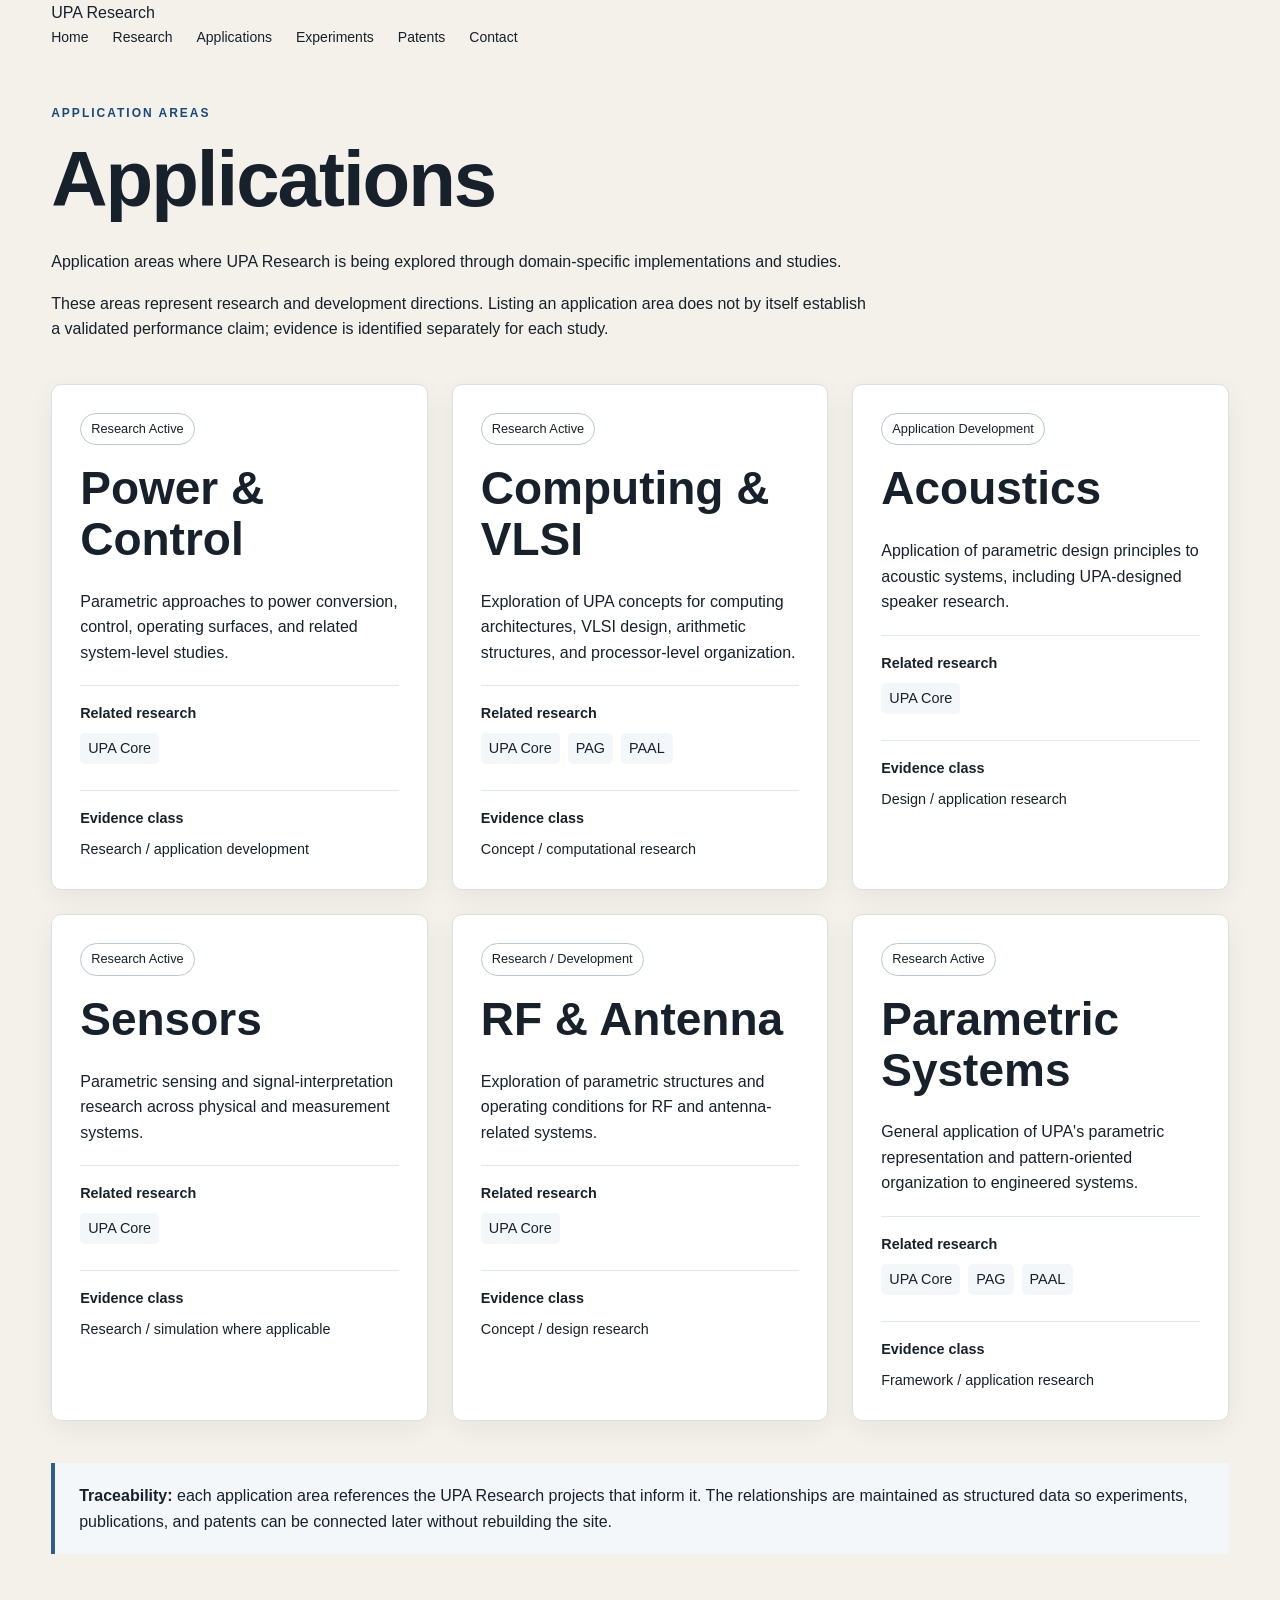
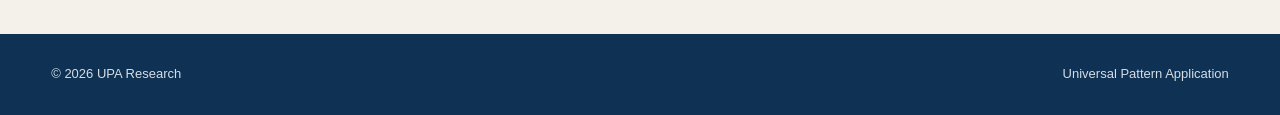
<file: applications/index.html>
<!DOCTYPE html>
<html lang="en">
<head>
    <meta charset="UTF-8">
    <meta name="viewport" content="width=device-width, initial-scale=1.0">
    <meta name="description" content="UPA Research application areas — Power & Control, Computing & VLSI, Acoustics, Sensors, RF & Antenna, and Parametric Systems.">
    <title>Applications — UPA Research</title>
    <link rel="stylesheet" href="../css/style.css">
    <style>
        .applications-page { padding: 56px 0 80px; }
        .applications-intro { max-width: 820px; margin-bottom: 42px; }
        .applications-grid { display: grid; grid-template-columns: repeat(auto-fit, minmax(280px, 1fr)); gap: 24px; }
        .application-card { background: #fff; border: 1px solid #d9e0e7; border-radius: 10px; padding: 28px; box-shadow: 0 8px 24px rgba(15, 35, 55, .06); }
        .application-card h2 { margin-top: 0; }
        .application-meta { font-size: .9rem; color: #5c6b78; margin-bottom: 16px; }
        .application-status { display: inline-block; border: 1px solid #b9c7d4; border-radius: 999px; padding: 5px 10px; font-size: .8rem; margin-bottom: 18px; }
        .application-links { margin-top: 20px; padding-top: 16px; border-top: 1px solid #e3e8ed; font-size: .9rem; }
        .application-links strong { display: block; margin-bottom: 8px; }
        .application-links span { display: inline-block; margin: 0 8px 6px 0; padding: 4px 8px; background: #f4f7fa; border-radius: 5px; }
        .applications-note { margin-top: 42px; padding: 20px 24px; border-left: 4px solid #2f5f86; background: #f4f7fa; }
    </style>
<script src="../js/responsive.js" defer></script>
</head>
<body>
<header>
    <div class="container">
        <a class="brand" href="../index.html">UPA Research</a>
        <nav>
            <a href="../index.html">Home</a>
            <a href="../research/">Research</a>
            <a href="index.html" aria-current="page">Applications</a>
            <a href="../index.html#experiments">Experiments</a>
            <a href="../index.html#patents">Patents</a>
            <a href="../index.html#contact">Contact</a>
        </nav>
    </div>
</header>

<main class="applications-page">
    <div class="container">
        <div class="applications-intro">
            <p class="eyebrow">APPLICATION AREAS</p>
            <h1>Applications</h1>
            <p id="applications-description"></p>
            <p>These areas represent research and development directions. Listing an application area does not by itself establish a validated performance claim; evidence is identified separately for each study.</p>
        </div>

        <section>
            <div id="applications-grid" class="applications-grid"></div>
        </section>

        <div class="applications-note">
            <strong>Traceability:</strong> each application area references the UPA Research projects that inform it. The relationships are maintained as structured data so experiments, publications, and patents can be connected later without rebuilding the site.
        </div>
    </div>
</main>

<footer>
    <div class="container footer-content">
        <span>© 2026 UPA Research</span>
        <span>Universal Pattern Application</span>
    </div>
</footer>

<script>
const researchNames = {
    "upa-core": "UPA Core",
    "pag": "PAG",
    "paal": "PAAL"
};

fetch("../data/applications.json", { cache: "no-store" })
    .then(response => {
        if (!response.ok) throw new Error("Applications data unavailable");
        return response.json();
    })
    .then(data => {
        document.getElementById("applications-description").textContent = data.description || "";
        const grid = document.getElementById("applications-grid");

        data.areas.forEach(area => {
            const card = document.createElement("article");
            card.className = "application-card";

            const research = (area.research || [])
                .map(id => `<span>${researchNames[id] || id}</span>`)
                .join("");

            card.innerHTML = `
                <span class="application-status">${area.status}</span>
                <h2>${area.name}</h2>
                <p>${area.summary}</p>
                <div class="application-links">
                    <strong>Related research</strong>
                    ${research || "<span>Not yet linked</span>"}
                </div>
                <div class="application-links">
                    <strong>Evidence class</strong>
                    ${area.evidence}
                </div>
            `;

            grid.appendChild(card);
        });
    })
    .catch(() => {
        document.getElementById("applications-grid").innerHTML =
            "<p>Applications data is temporarily unavailable.</p>";
    });
</script>
</body>
</html>
</file>
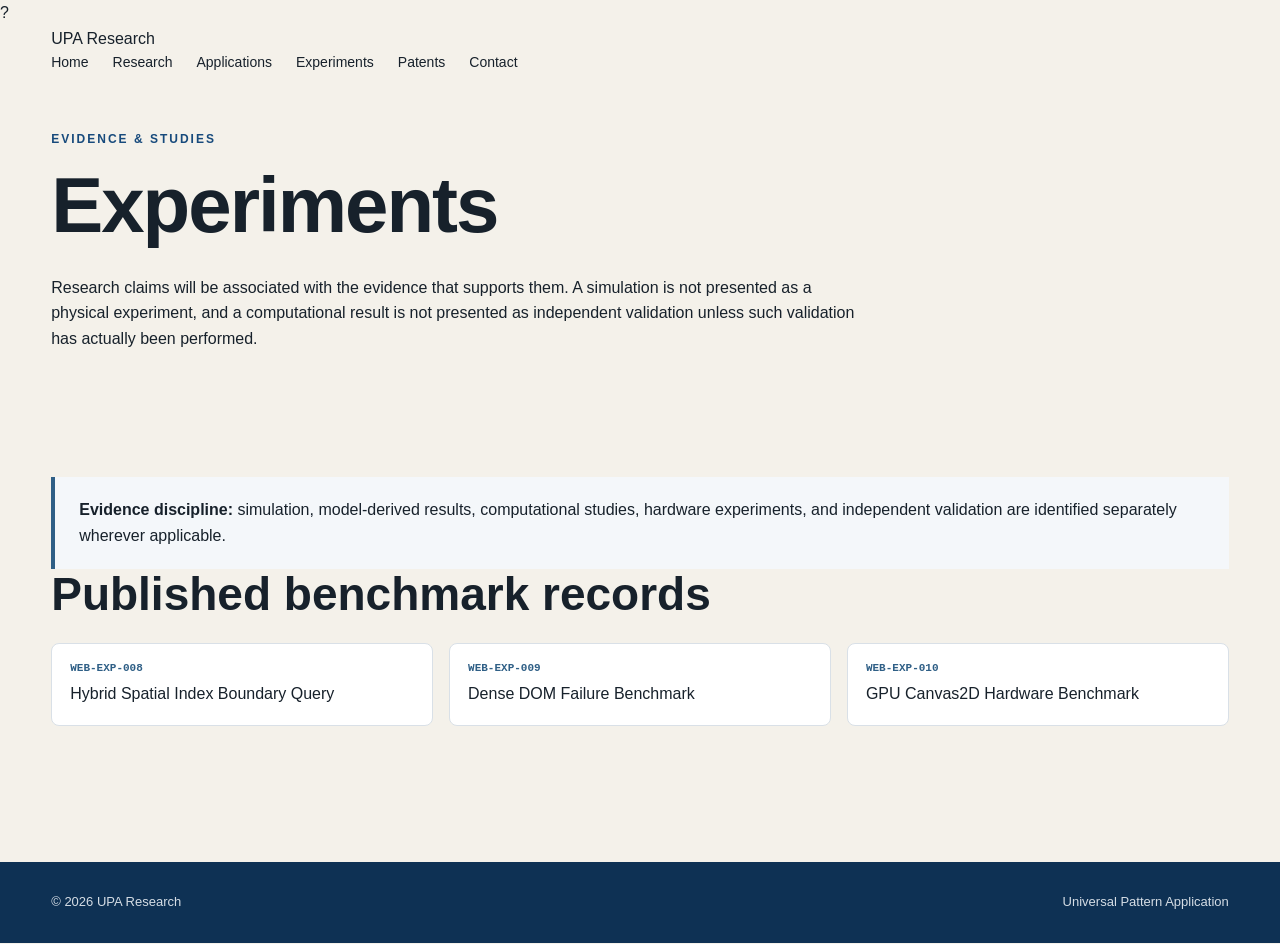
<file: experiments/index.html>
?<!DOCTYPE html>
<html lang="en">
<head>
    <meta charset="UTF-8">
    <meta name="viewport" content="width=device-width, initial-scale=1.0">
    <meta name="description" content="UPA Research experiments �?" simulations, computational studies, and hardware validation.">
    <title>Experiments �?" UPA Research</title>
    <link rel="stylesheet" href="../css/style.css">
    <style>
        .experiments-page { padding: 56px 0 80px; }
        .experiments-intro { max-width: 820px; margin-bottom: 42px; }
        .evidence-grid { display: grid; grid-template-columns: repeat(auto-fit, minmax(280px, 1fr)); gap: 24px; }
        .evidence-card, .record-card { background: #fff; border: 1px solid #d9e0e7; border-radius: 10px; padding: 28px; box-shadow: 0 8px 24px rgba(15, 35, 55, .06); }
        .evidence-card h2, .record-card h2 { margin-top: 0; }
        .evidence-meta, .record-id { font-size: .9rem; color: #5c6b78; margin-bottom: 16px; }
        .record-id { letter-spacing: .04em; }
        .records { margin-top: 42px; display: grid; gap: 24px; }
        .record-meta { display: flex; flex-wrap: wrap; gap: 18px; margin: 12px 0 20px; color: #5c6b78; font-size: .9rem; }
        .record-card h3 { margin-top: 28px; }
        .record-details { display: grid; grid-template-columns: minmax(130px, 180px) 1fr; gap: 8px 16px; margin: 12px 0; }
        .record-details dt { font-weight: 600; color: #465665; }
        .record-details dd { margin: 0; }
        .results-table-wrap { overflow-x: auto; margin-top: 12px; }
        .results-table { width: 100%; border-collapse: collapse; font-size: .9rem; }
        .results-table th, .results-table td { border: 1px solid #d9e0e7; padding: 9px 10px; text-align: right; white-space: nowrap; }
        .results-table th { background: #f4f7fa; color: #465665; }
        .record-interpretation { margin-top: 24px; }
        .record-limitations { margin-top: 22px; padding-top: 18px; border-top: 1px solid #e3e8ed; }
        .record-limitations ul { margin-bottom: 0; }
        .records-empty { margin-top: 42px; padding: 22px 24px; background: #fff; border: 1px dashed #b9c7d4; border-radius: 10px; color: #465665; }
        .evidence-note { margin-top: 42px; padding: 20px 24px; border-left: 4px solid #2f5f86; background: #f4f7fa; }
    .experiment-record-links{padding:0 0 56px}.record-link-grid{display:grid;grid-template-columns:repeat(auto-fit,minmax(240px,1fr));gap:16px}.record-link-grid a{display:block;padding:18px;background:#fff;border:1px solid #d9e0e7;border-radius:8px;text-decoration:none}.record-link-grid strong{display:block;font:600 11px ui-monospace,SFMono-Regular,Consolas,monospace;color:#2f5f86;margin-bottom:7px}.record-link-grid span{color:#17212b}
</style>
<style id="upa-experiment-responsive-metrics">
/* UPA Experiments responsive metric panels v1.0 */

.upa-metric-panel {
    display: grid;
    grid-template-columns: repeat(auto-fit, minmax(150px, 1fr));
    gap: 10px;
    margin: 14px 0 4px;
}

.upa-metric {
    min-width: 0;
    padding: 12px 14px;
    border: 1px solid #d9e0e7;
    background: #f8fafc;
    box-sizing: border-box;
}

.upa-metric-label {
    display: block;
    margin-bottom: 5px;
    font: 600 11px ui-monospace, SFMono-Regular, Consolas, monospace;
    color: #5c6b78;
    text-transform: uppercase;
    letter-spacing: .03em;
    overflow-wrap: anywhere;
}

.upa-metric-value {
    display: block;
    font: 700 20px ui-monospace, SFMono-Regular, Consolas, monospace;
    color: #0b1120;
    line-height: 1.15;
    overflow-wrap: anywhere;
}

.upa-metric-note {
    margin-top: 12px;
    font-size: .85rem;
    color: #5c6b78;
}

@media (max-width: 600px) {
    .upa-metric-panel {
        grid-template-columns: 1fr 1fr;
    }

    .upa-metric {
        padding: 11px 12px;
    }

    .upa-metric-value {
        font-size: 18px;
    }
}

@media (max-width: 380px) {
    .upa-metric-panel {
        grid-template-columns: 1fr;
    }
}
</style>
<style id="upa-experiment-metric-v11">
/* UPA Experiments metric presentation v1.1 */

.upa-result-metrics {
    display: grid;
    grid-template-columns: repeat(auto-fit, minmax(145px, 1fr));
    gap: 12px;
    width: 100%;
    margin: 12px 0 8px;
}

.upa-result-metric {
    min-width: 0;
    box-sizing: border-box;
    padding: 13px 14px;
    border: 1px solid #d9e0e7;
    background: #f8fafc;
}

.upa-result-metric-label {
    display: block;
    margin-bottom: 6px;
    font: 600 10px ui-monospace, SFMono-Regular, Consolas, monospace;
    color: #5c6b78;
    text-transform: uppercase;
    letter-spacing: .03em;
    overflow-wrap: anywhere;
}

.upa-result-metric-value {
    display: block;
    font: 700 20px/1.15 ui-monospace, SFMono-Regular, Consolas, monospace;
    color: #0b1120;
    overflow-wrap: anywhere;
}

.upa-result-note {
    margin: 12px 0 0;
    color: #334155;
}

@media (max-width: 700px) {
    .upa-result-metrics {
        grid-template-columns: repeat(2, minmax(0, 1fr));
        gap: 10px;
    }

    .upa-result-metric {
        padding: 12px;
    }

    .upa-result-metric-value {
        font-size: 18px;
    }
}

@media (max-width: 380px) {
    .upa-result-metrics {
        grid-template-columns: 1fr;
    }
}
</style>
<style id="upa-final-result-dedupe">
/* Hide the obsolete generic result rows below the adaptive metric panels. */
.record-card .upa-result-metrics ~ .record-details {
    display: none;
}
</style>
<style id="upa-final-responsive-exp-v18">
/* UPA final experiment-result cleanup v1.8 */

.record-card .upa-result-metrics {
    width: 100%;
    box-sizing: border-box;
}

.record-card .upa-result-metrics ~ .record-details {
    display: none !important;
}

.upa-result-note {
    overflow-wrap: anywhere;
}

@media (max-width: 700px) {
    .upa-result-metrics {
        grid-template-columns: repeat(2, minmax(0, 1fr)) !important;
    }
}

@media (max-width: 380px) {
    .upa-result-metrics {
        grid-template-columns: 1fr !important;
    }
}
</style>
<script src="../js/responsive.js" defer></script>
</head>
<body>
<header>
    <div class="container">
        <a class="brand" href="../index.html">UPA Research</a>
        <nav>
            <a href="../index.html">Home</a>
            <a href="../research/">Research</a>
            <a href="../applications/">Applications</a>
            <a href="index.html" aria-current="page">Experiments</a>
            <a href="../index.html#patents">Patents</a>
            <a href="../index.html#contact">Contact</a>
        </nav>
    </div>
</header>

<main class="experiments-page">
    <div class="container">
        <div class="experiments-intro">
            <p class="eyebrow">EVIDENCE &amp; STUDIES</p>
            <h1>Experiments</h1>
            <p id="experiments-description"></p>
            <p>Research claims will be associated with the evidence that supports them. A simulation is not presented as a physical experiment, and a computational result is not presented as independent validation unless such validation has actually been performed.</p>
        </div>

        <section>
            <div id="evidence-grid" class="evidence-grid"></div>
        </section>

        <section id="records" class="records"></section>

        <div class="evidence-note">
            <strong>Evidence discipline:</strong> simulation, model-derived results, computational studies, hardware experiments, and independent validation are identified separately wherever applicable.
        </div>
    </div>
<section class="experiment-record-links">
<div class="container">
<h2>Published benchmark records</h2>
<div class="record-link-grid">
<a href="WEB-EXP-008.html"><strong>WEB-EXP-008</strong><span>Hybrid Spatial Index Boundary Query</span></a>
<a href="WEB-EXP-009.html"><strong>WEB-EXP-009</strong><span>Dense DOM Failure Benchmark</span></a>
<a href="WEB-EXP-010.html"><strong>WEB-EXP-010</strong><span>GPU Canvas2D Hardware Benchmark</span></a>
</div>
</div>
</section>
</main>

<footer>
    <div class="container footer-content">
        <span>© 2026 UPA Research</span>
        <span>Universal Pattern Application</span>
    </div>
</footer>

<script>
fetch("../data/experiments.json", { cache: "no-store" })
    .then(response => {
        if (!response.ok) throw new Error("Experiments data unavailable");
        return response.json();
    })
    .then(data => {
        document.getElementById("experiments-description").textContent = data.description || "";

        const grid = document.getElementById("evidence-grid");

        (data.evidence_types || []).forEach(type => {
            const card = document.createElement("article");
            card.className = "evidence-card";
            card.innerHTML = `
                <div class="evidence-meta">Evidence type</div>
                <h2>${type.name || "Evidence type"}</h2>
                <p>${type.description || ""}</p>
            `;
            grid.appendChild(card);
        });

        const records = document.getElementById("records");

        if (!data.records || !data.records.length) {
            records.innerHTML = `
                <div class="records-empty">
                    <strong>No published experiment records yet.</strong>
                    <p>The registry is ready for documented simulations, computational studies, and hardware validation records.</p>
                </div>
            `;
            return;
        }

        function humanizeKey(key) {
            return String(key)
                .replace(/_/g, " ")
                .replace(/\b\w/g, char => char.toUpperCase());
        }

        function formatValue(value) {
            if (value === null || value === undefined || value === "") return "�?"";
            return String(value);
        }

        function renderMethod(method) {
            if (!method || typeof method !== "object") {
                return "<p>�?"</p>";
            }

            return `
                <dl class="record-details">
                    ${Object.entries(method)
                        .map(([key, value]) => `
                            <dt>${humanizeKey(key)}</dt>
                            <dd>${formatValue(value)}</dd>
                        `)
                        .join("")}
                </dl>
            `;
        }

        function renderResults(results) {
            if (!Array.isArray(results) || !results.length) {
                return "<p>�?"</p>";
            }

            // Preserve the wide comparison table for records with a shared schema
            // such as the website HTTP load benchmark.
            const keys = [...new Set(results.flatMap(result => Object.keys(result || {})))];

            if (!keys.length) return "<p>�?"</p>";

            const httpKeys = [
                "concurrent_clients",
                "total_requests",
                "http_200",
                "failures",
                "throughput_req_per_sec",
                "average_latency_sec",
                "maximum_latency_sec"
            ];

            const isHttpBenchmark = httpKeys.every(key => keys.includes(key));

            if (isHttpBenchmark) {
                const labels = {
                    concurrent_clients: "Clients",
                    total_requests: "Requests",
                    http_200: "HTTP 200",
                    failures: "Failures",
                    throughput_req_per_sec: "Req/s",
                    average_latency_sec: "Avg s",
                    maximum_latency_sec: "Max s"
                };

                return `
                    <div class="results-table-wrap">
                        <table class="results-table">
                            <thead>
                                <tr>
                                    ${httpKeys.map(key => `<th>${labels[key]}</th>`).join("")}
                                </tr>
                            </thead>
                            <tbody>
                                ${results.map(result => `
                                    <tr>
                                        ${httpKeys.map(key => `<td>${formatValue(result[key])}</td>`).join("")}
                                    </tr>
                                `).join("")}
                            </tbody>
                        </table>
                    </div>
                `;
            }

            // Generic responsive metric cards for hardware/computational results.
            return `
                <div class="result-metrics">
                    ${results.map((result, index) => `
                        <div class="result-metric-set">
                            ${results.length > 1 ? `<div class="metric-set-label">Result ${index + 1}</div>` : ""}
                            <dl class="record-details">
                                ${Object.entries(result || {})
                                    .map(([key, value]) => `
                                        <dt>${humanizeKey(key)}</dt>
                                        <dd><strong>${formatValue(value)}</strong></dd>
                                    `)
                                    .join("")}
                            </dl>
                        </div>
                    `).join("")}
                </div>
            `;
        }

        data.records.forEach(record => {
            const card = document.createElement("article");
            card.className = "record-card";

            const limitations = (record.limitations || [])
                .map(item => `<li>${item}</li>`)
                .join("");

            const failureWarning = record.falsification_warning
                ? `<div class="falsification-warning"><strong>${record.falsification_warning}</strong></div>`
                : "";

            const benchmarkLinks = record.id === "WEB-EXP-008" || record.id === "WEB-EXP-010"
                ? `
                    <div class="record-data-links">
                        <strong>Published result exports:</strong>
                        <a href="../data/benchmarks/${record.id}.json">JSON</a>
                        <a href="../data/benchmarks/${record.id}.csv">CSV</a>
                        <span>These are published result values, not raw execution logs.</span>
                    </div>
                `
                : "";

            card.innerHTML = `
                <div class="record-id">${record.id || "Experiment"}</div>
                <h2>${record.title || "Untitled experiment"}</h2>

                <div class="record-meta">
                    <span><strong>Type:</strong> ${record.type || "�?""}</span>
                    <span><strong>Status:</strong> ${record.status || "�?""}</span>
                    <span><strong>Date:</strong> ${record.date || "�?""}</span>
                    <span><strong>Evidence:</strong> ${record.evidence_class || "�?""}</span>
                </div>

                <p>${record.description || ""}</p>

                <h3>Method</h3>
                ${renderMethod(record.method)}

                <h3>Observed results</h3>
                ${renderResults(record.results)}

                ${failureWarning}

                <p class="record-interpretation">
                    <strong>Interpretation:</strong> ${record.interpretation || "�?""}
                </p>

                <div class="record-limitations">
                    <h3>Limitations</h3>
                    <ul>${limitations}</ul>
                </div>

                ${benchmarkLinks}
            `;

            records.appendChild(card);
        });
    })
    .catch(() => {
        document.getElementById("evidence-grid").innerHTML =
            "<p>Experiments data is temporarily unavailable.</p>";
    });
</script>
<script id="upa-experiment-responsive-metrics-script">
// UPA Experiments responsive metric panels v1.0

(function () {
    const records = {
        "WEB-EXP-008": {
            title: "Hybrid Spatial Index Boundary Query Benchmark",
            metrics: [
                ["Candidate count", "100,000"],
                ["Boundary query", "0.481 ms"],
                ["Operating window", "K in [32, 256]"],
                ["PRNG", "Mulberry32"],
                ["Seed", "424242"]
            ],
            note: "Observed benchmark result under the stated test conditions."
        },

        "WEB-EXP-009": {
            title: "Dense DOM Spatial Distribution Failure Benchmark",
            metrics: [
                ["Frame delta", "161.01 ms"],
                ["Frame rate", "6.2 FPS"],
                ["Jank", "76.2%"]
            ],
            note: "Documented failure retained as negative evidence; it should not be generalized to every DOM workload."
        },

        "WEB-EXP-010": {
            title: "GPU Canvas2D Hardware Blitting Virtualizer Benchmark",
            metrics: [
                ["Frame delta", "16.67 ms"],
                ["Frame rate", "60.0 FPS"],
                ["Spatial query", "0.897 ms"],
                ["Severe jank", "0 ms"]
            ],
            note: "Observed benchmark result under the stated Canvas2D hardware-blitting test conditions."
        }
    };

    function findRecordContainer(id) {
        const nodes = document.querySelectorAll("main *");

        for (const node of nodes) {
            if (node.children.length === 0 &&
                node.textContent.trim().indexOf(id) !== -1) {

                let current = node;

                for (let level = 0; level < 8 && current; level++) {
                    if (
                        current.querySelector &&
                        current.querySelector(".results-table-wrap")
                    ) {
                        return current;
                    }

                    current = current.parentElement;
                }
            }
        }

        return null;
    }

    function makeMetricPanel(record) {
        const panel = document.createElement("div");
        panel.className = "upa-metric-panel";
        panel.setAttribute("role", "list");

        record.metrics.forEach(function (item) {
            const box = document.createElement("div");
            box.className = "upa-metric";
            box.setAttribute("role", "listitem");

            const label = document.createElement("span");
            label.className = "upa-metric-label";
            label.textContent = item[0];

            const value = document.createElement("span");
            value.className = "upa-metric-value";
            value.textContent = item[1];

            box.appendChild(label);
            box.appendChild(value);
            panel.appendChild(box);
        });

        const note = document.createElement("div");
        note.className = "upa-metric-note";
        note.textContent = record.note;

        return { panel: panel, note: note };
    }

    function applyRecord(id, record) {
        const container = findRecordContainer(id);

        if (!container || container.dataset.upaMetricsApplied === "1") {
            return !!container;
        }

        const table = container.querySelector(".results-table-wrap");

        if (!table) {
            return false;
        }

        const built = makeMetricPanel(record);
        table.replaceWith(built.panel);

        built.panel.insertAdjacentElement("afterend", built.note);

        container.dataset.upaMetricsApplied = "1";
        return true;
    }

    function applyAll() {
        let changed = false;

        Object.keys(records).forEach(function (id) {
            if (applyRecord(id, records[id])) {
                changed = true;
            }
        });

        return changed;
    }

    function run() {
        applyAll();

        // The page loads experiment records from JSON. Re-check briefly
        // until those records have been rendered.
        let attempts = 0;

        const timer = setInterval(function () {
            attempts += 1;
            applyAll();

            if (attempts >= 30) {
                clearInterval(timer);
            }
        }, 200);
    }

    window.addEventListener("load", run);
})();
</script>
<script id="upa-experiment-metric-v11-script">
/* UPA Experiments metric presentation v1.1 */

(function () {
    const records = {
        "WEB-EXP-008": {
            metrics: [
                ["Candidate count", "100,000"],
                ["Boundary query", "0.481 ms"],
                ["Operating window", "K in [32, 256]"],
                ["PRNG", "Mulberry32"],
                ["Seed", "424242"]
            ],
            note: "Published benchmark result. The result supports the sub-tree-promotion hypothesis under the tested conditions."
        },

        "WEB-EXP-009": {
            metrics: [
                ["Frame delta", "161.01 ms"],
                ["Frame rate", "6.2 FPS"],
                ["Jank", "76.2%"]
            ],
            note: "Documented failure retained as negative evidence. It describes the tested dense DOM workload and is not generalized to all DOM workloads."
        },

        "WEB-EXP-010": {
            metrics: [
                ["Frame delta", "16.67 ms"],
                ["Frame rate", "60.0 FPS"],
                ["Spatial query", "0.897 ms"],
                ["Severe jank", "0 ms"]
            ],
            note: "Published hardware benchmark result under the stated Canvas2D blitting test conditions."
        }
    };

    function findCard(id) {
        const elements = document.querySelectorAll("main *");

        for (const el of elements) {
            if (el.children.length === 0 && el.textContent.trim() === id) {
                let card = el.closest(".record-card");
                if (card) {
                    return card;
                }

                card = el.parentElement;
                for (let i = 0; i < 8 && card; i++, card = card.parentElement) {
                    if (card.classList && card.classList.contains("record-card")) {
                        return card;
                    }
                }
            }
        }

        return null;
    }

    function findHeading(card, text) {
        return Array.from(card.querySelectorAll("h2,h3,h4")).find(function (heading) {
            return heading.textContent.trim().toLowerCase() === text.toLowerCase();
        });
    }

    function buildMetrics(record) {
        const wrap = document.createElement("div");
        wrap.className = "upa-result-metrics";
        wrap.setAttribute("role", "list");

        record.metrics.forEach(function (item) {
            const metric = document.createElement("div");
            metric.className = "upa-result-metric";
            metric.setAttribute("role", "listitem");

            const label = document.createElement("span");
            label.className = "upa-result-metric-label";
            label.textContent = item[0];

            const value = document.createElement("span");
            value.className = "upa-result-metric-value";
            value.textContent = item[1];

            metric.appendChild(label);
            metric.appendChild(value);
            wrap.appendChild(metric);
        });

        const note = document.createElement("p");
        note.className = "upa-result-note";
        note.textContent = record.note;

        const fragment = document.createDocumentFragment();
        fragment.appendChild(wrap);
        fragment.appendChild(note);
        return fragment;
    }

    function replaceObservedResults(id, record) {
        const card = findCard(id);
        if (!card || card.dataset.upaMetricV11 === "1") {
            return;
        }

        const heading = findHeading(card, "Observed results");
        if (!heading) {
            return;
        }

        // The experiment renderer places the result details immediately after
        // the heading. Remove only that generic result block.
        let next = heading.nextElementSibling;

        if (next && (
            next.classList.contains("record-details") ||
            next.classList.contains("results-table-wrap") ||
            next.classList.contains("results-table")
        )) {
            next.remove();
        }

        // Remove an immediately following generic interpretation duplicate
        // only when it is a standalone duplicate of the result block.
        const fragment = buildMetrics(record);
        heading.insertAdjacentElement("afterend", document.createElement("span"));
        const marker = heading.nextElementSibling;
        marker.replaceWith(fragment);

        card.dataset.upaMetricV11 = "1";
    }

    function apply() {
        Object.keys(records).forEach(function (id) {
            replaceObservedResults(id, records[id]);
        });
    }

    function start() {
        apply();

        let attempts = 0;
        const timer = setInterval(function () {
            apply();
            attempts += 1;

            if (attempts >= 40) {
                clearInterval(timer);
            }
        }, 150);
    }

    window.addEventListener("load", start);
})();
</script>
</body>
</html>
</file>
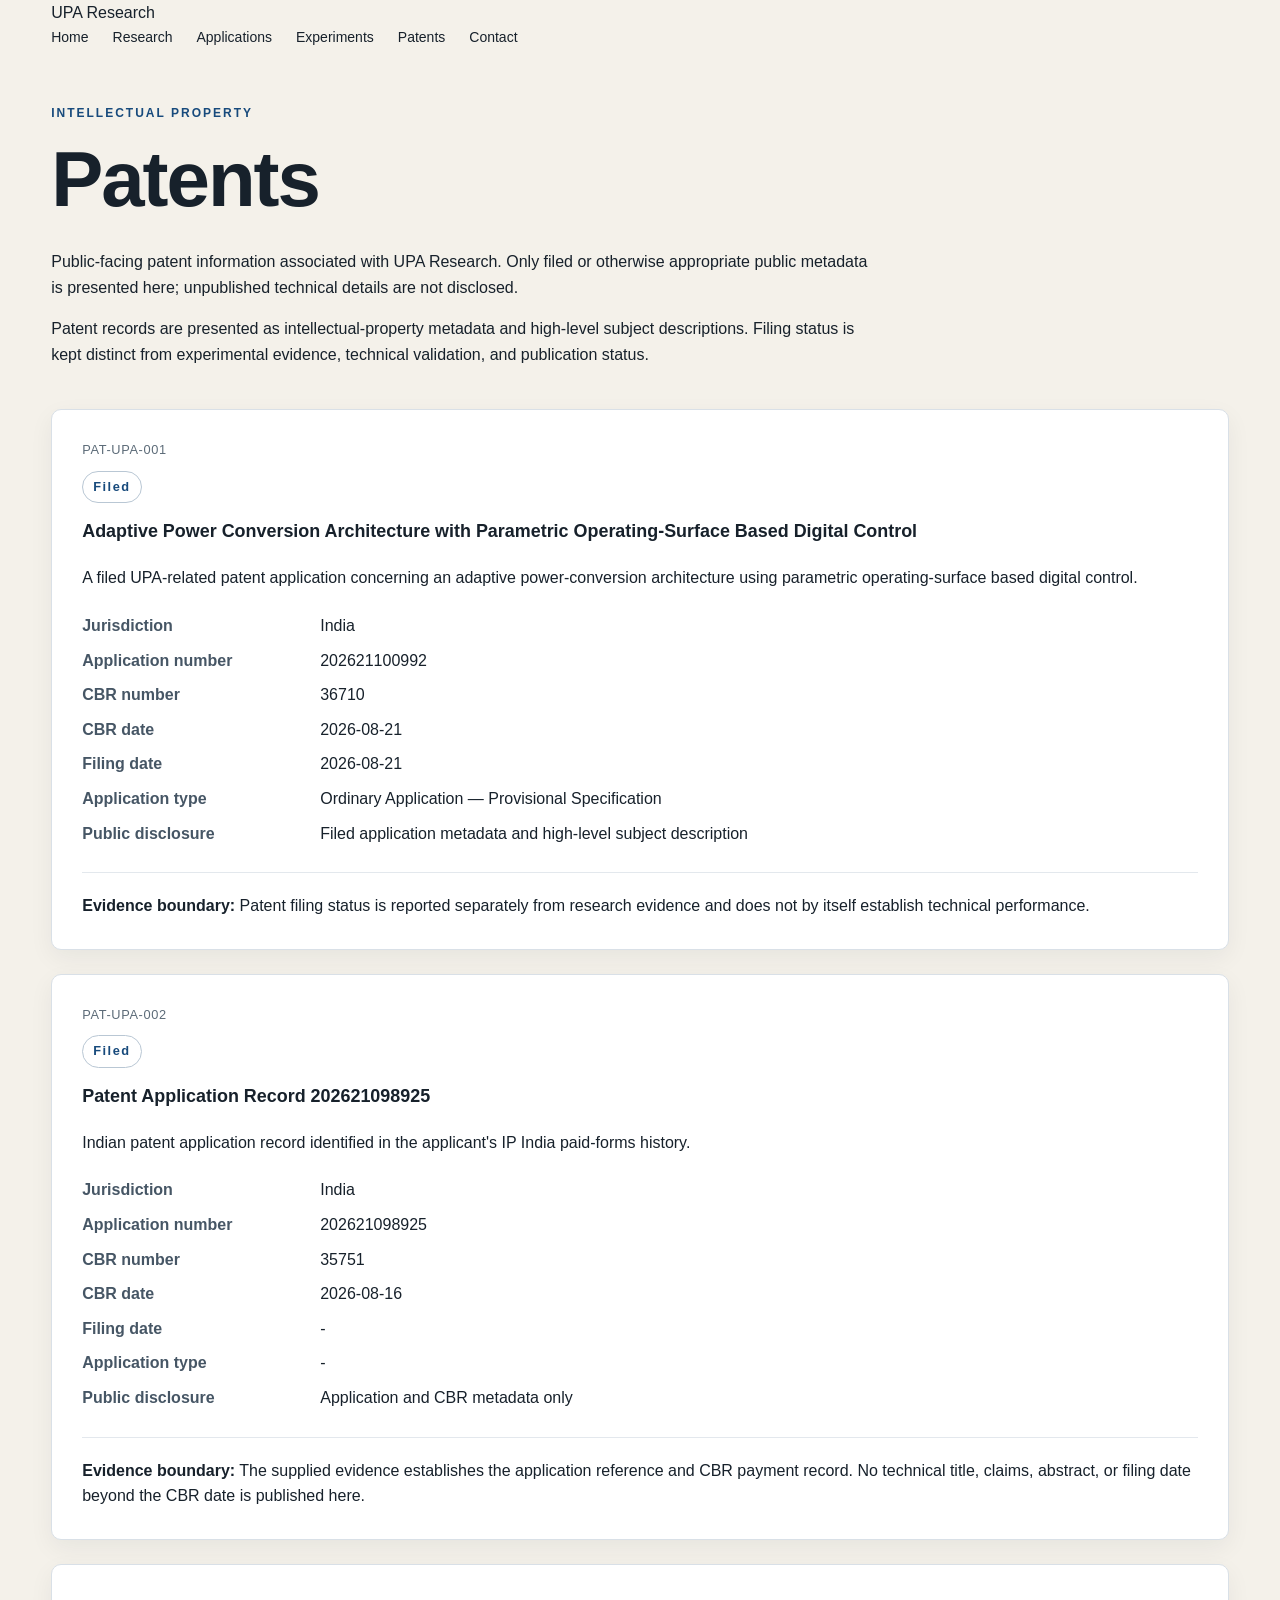
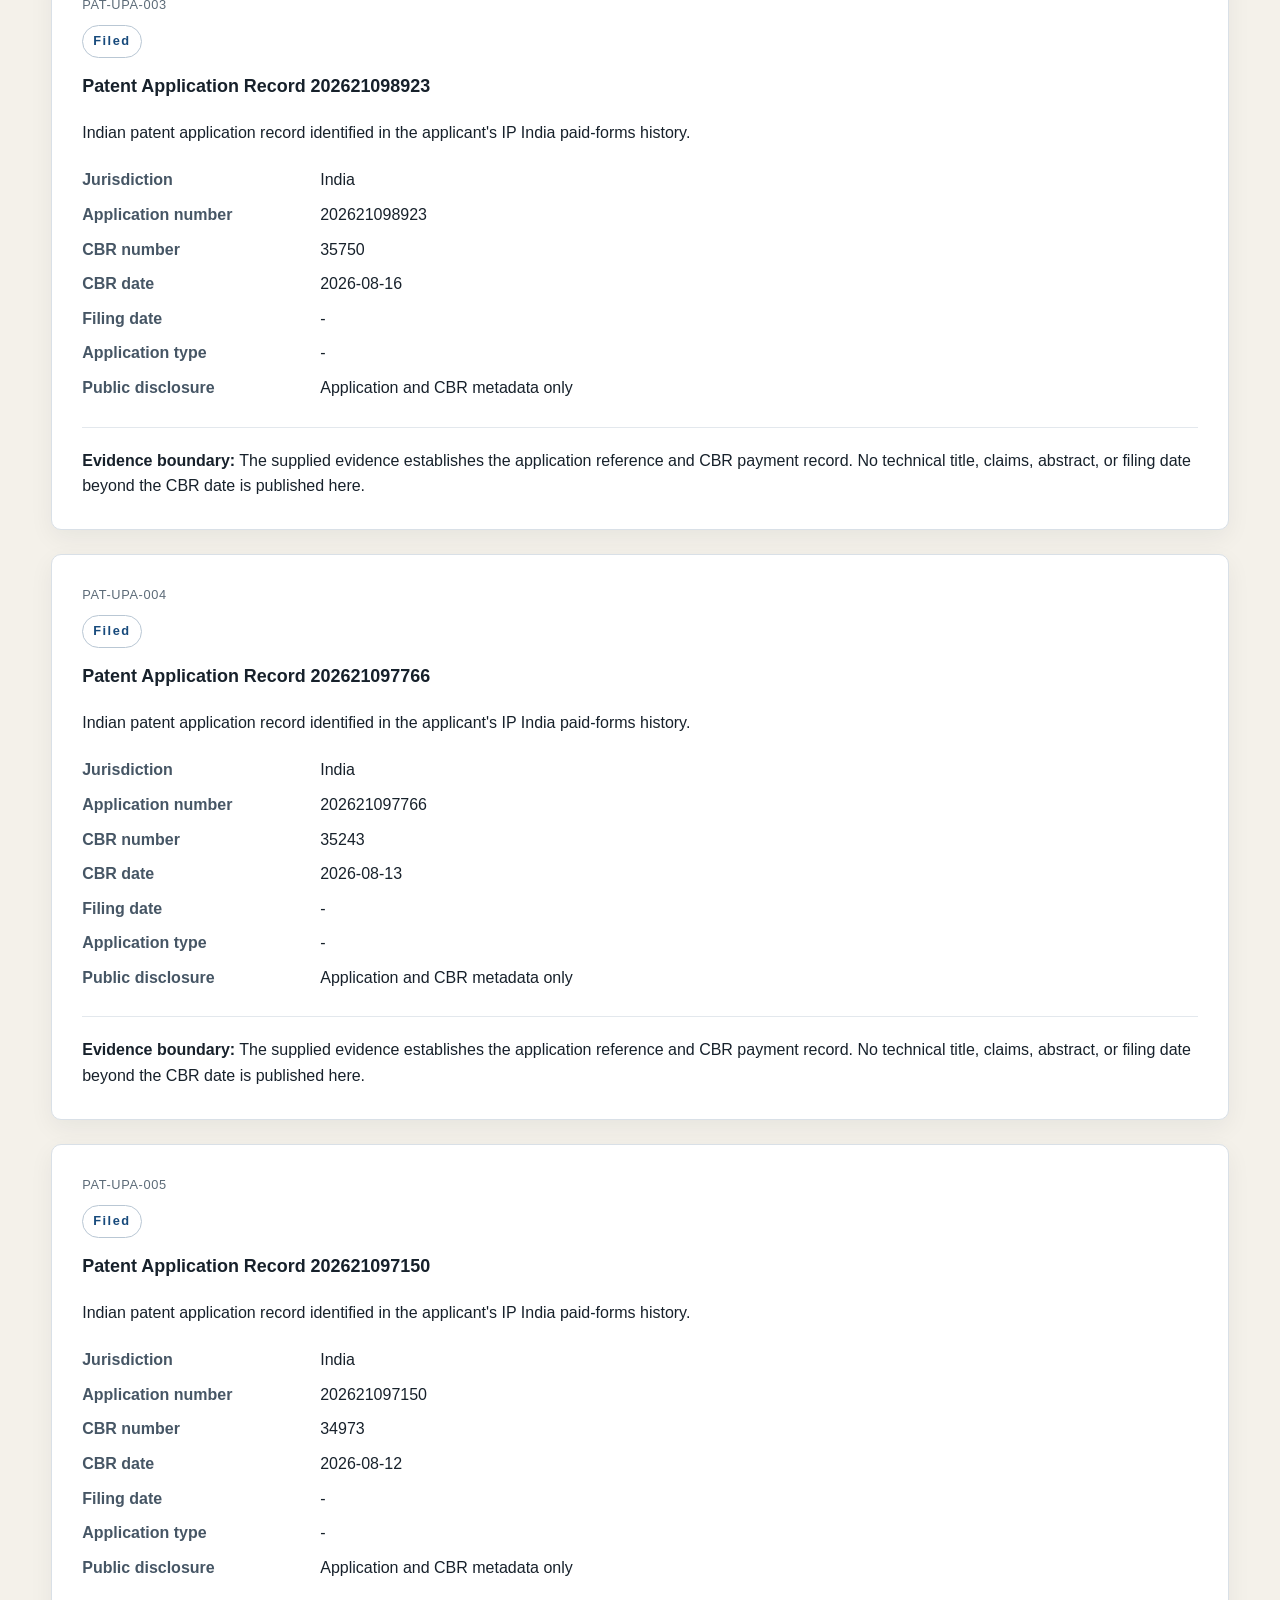
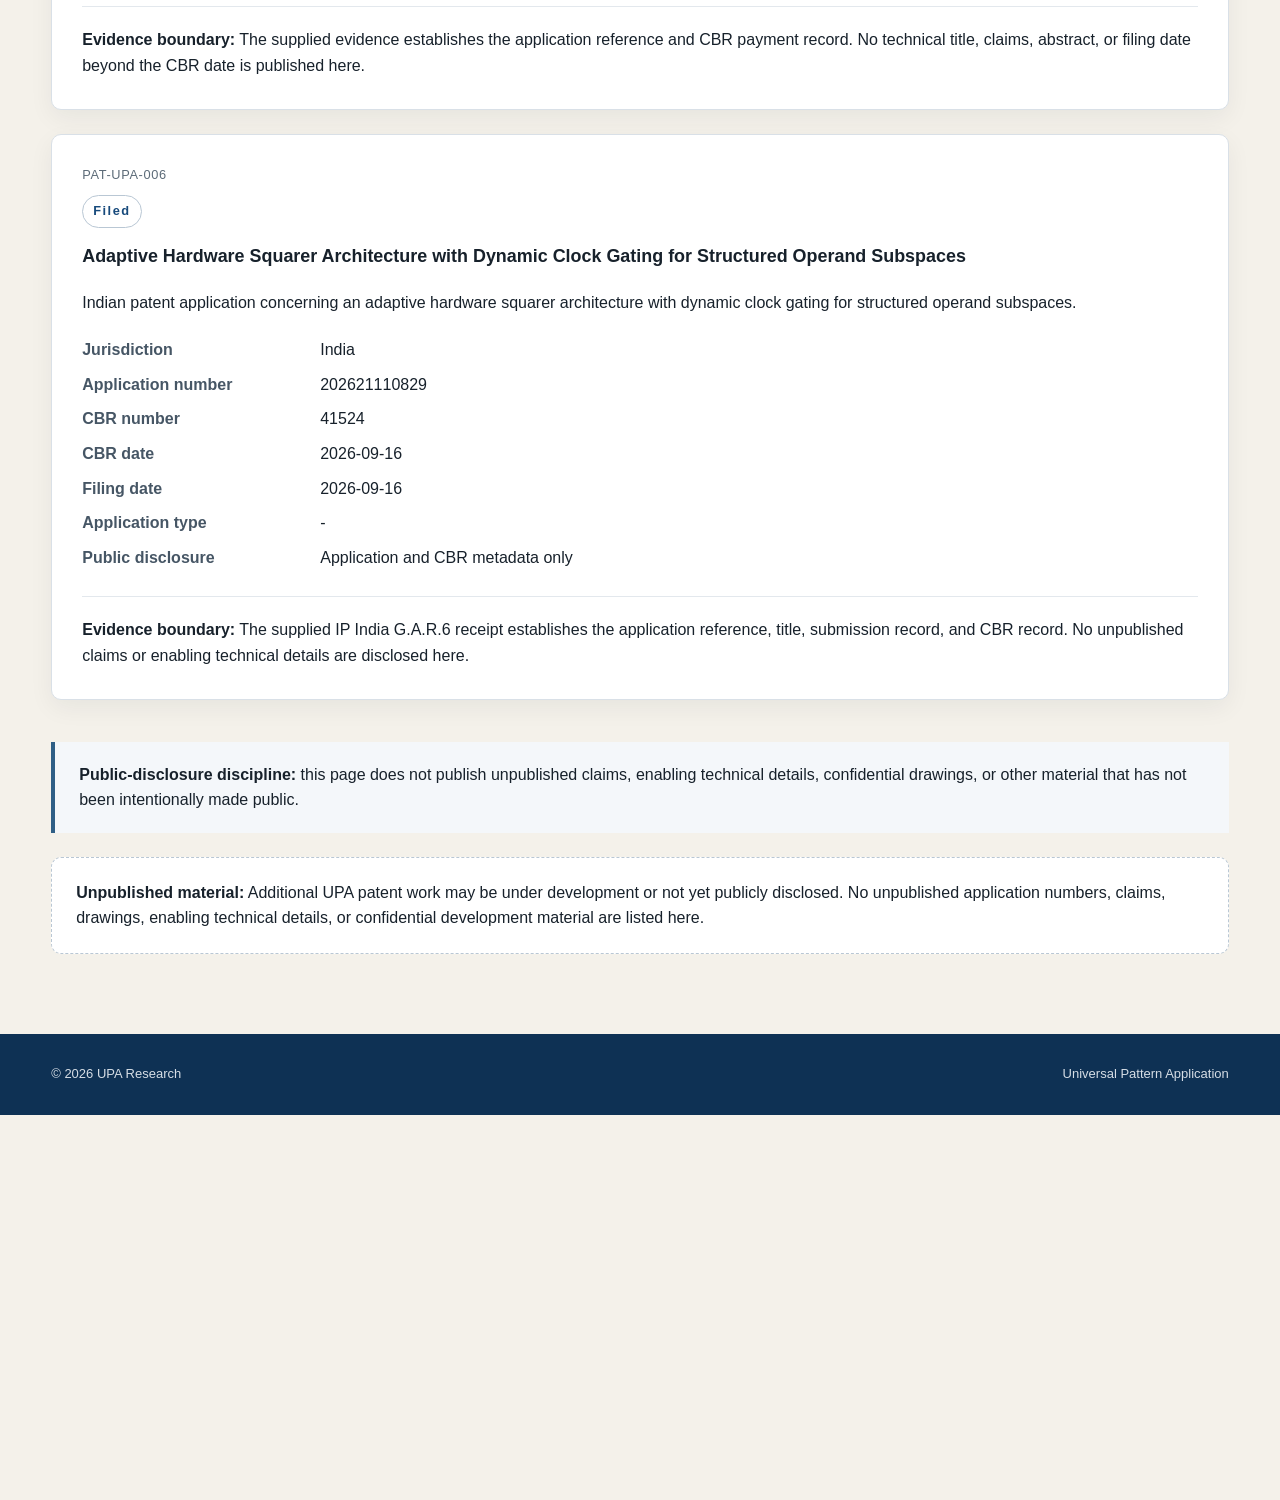
<file: patents/index.html>
<!DOCTYPE html>
<html lang="en">
<head>
    <meta charset="UTF-8">
    <meta name="viewport" content="width=device-width, initial-scale=1.0">
    <meta name="description" content="UPA Research patents â€” public filing information and patent program.">
    <title>Patents - UPA Research</title>
    <link rel="stylesheet" href="../css/style.css">
    <style>
        .patents-page { padding: 56px 0 80px; }
        .patents-intro { max-width: 820px; margin-bottom: 42px; }
        .patent-records { display: grid; gap: 24px; }
        .patent-card { background: #fff; border: 1px solid #d9e0e7; border-radius: 10px; padding: 30px; box-shadow: 0 8px 24px rgba(15,35,55,.06); }
        .patent-id { font-size: .8rem; color: #5c6b78; letter-spacing: .05em; margin-bottom: 10px; }
        .patent-status { display: inline-block; border: 1px solid #b9c7d4; border-radius: 999px; padding: 5px 10px; font-size: .8rem; margin-bottom: 18px; }
        .patent-meta { display: grid; grid-template-columns: minmax(170px,220px) 1fr; gap: 9px 18px; margin: 22px 0; }
        .patent-meta dt { font-weight: 600; color: #465665; }
        .patent-meta dd { margin: 0; }
        .patent-note { margin-top: 26px; padding-top: 20px; border-top: 1px solid #e3e8ed; }
        .patent-disclosure { margin-top: 42px; padding: 20px 24px; border-left: 4px solid #2f5f86; background: #f4f7fa; }
        .patent-unpublished { margin-top: 24px; padding: 22px 24px; border: 1px dashed #b9c7d4; border-radius: 10px; background: #fff; }
        @media (max-width:700px) { .patent-meta { grid-template-columns:1fr; } .patent-meta dd { margin-bottom:8px; } }
    </style>
<script src="../js/responsive.js" defer></script>
</head>
<body>
<header>
    <div class="container">
        <a class="brand" href="../index.html">UPA Research</a>
        <nav>
            <a href="../index.html">Home</a>
            <a href="../research/">Research</a>
            <a href="../applications/">Applications</a>
            <a href="../experiments/">Experiments</a>
            <a href="index.html" aria-current="page">Patents</a>
            <a href="../index.html#contact">Contact</a>
        </nav>
    </div>
</header>

<main class="patents-page">
    <div class="container">
        <div class="patents-intro">
            <p class="eyebrow">INTELLECTUAL PROPERTY</p>
            <h1>Patents</h1>
            <p id="patents-description"></p>
            <p>Patent records are presented as intellectual-property metadata and high-level subject descriptions. Filing status is kept distinct from experimental evidence, technical validation, and publication status.</p>
        </div>

        <section id="patent-records" class="patent-records"></section>

        <div class="patent-disclosure">
            <strong>Public-disclosure discipline:</strong> this page does not publish unpublished claims, enabling technical details, confidential drawings, or other material that has not been intentionally made public.
        </div>

        <div id="unpublished-note" class="patent-unpublished"></div>
    </div>
</main>

<footer>
    <div class="container footer-content">
        <span>&copy; 2026 UPA Research</span>
        <span>Universal Pattern Application</span>
    </div>
</footer>

<script>
fetch("../data/patents.json", { cache: "no-store" })
    .then(response => {
        if (!response.ok) throw new Error("Patent data unavailable");
        return response.json();
    })
    .then(data => {
        document.getElementById("patents-description").textContent = data.description || "";
        const records = document.getElementById("patent-records");

        (data.records || []).forEach(record => {
            const card = document.createElement("article");
            card.className = "patent-card";
            card.innerHTML = `
                <div class="patent-id">${record.id || "Patent record"}</div>
                <span class="patent-status">${record.status || "Status not specified"}</span>
                <h2>${record.title || "Untitled patent record"}</h2>
                <p>${record.summary || ""}</p>
                <dl class="patent-meta">
                    <dt>Jurisdiction</dt><dd>${record.jurisdiction || "-"}</dd>
                    <dt>Application number</dt><dd>${record.application_number || "-"}</dd>
                    <dt>CBR number</dt><dd>${record.cbr_number || "-"}</dd>
                    <dt>CBR date</dt><dd>${record.cbr_date || "-"}</dd>
                    <dt>Filing date</dt><dd>${record.filing_date || "-"}</dd>
                    <dt>Application type</dt><dd>${record.type || "-"}</dd>
                    <dt>Public disclosure</dt><dd>${record.public_disclosure || "-"}</dd>
                </dl>
                <div class="patent-note">
                    <strong>Evidence boundary:</strong> ${record.evidence_note || "Patent status is distinct from technical evidence."}
                </div>
            `;
            records.appendChild(card);
        });

        if (!records.children.length) {
            records.innerHTML = "<p>No public patent records are currently listed.</p>";
        }

        document.getElementById("unpublished-note").innerHTML =
            `<strong>Unpublished material:</strong> ${data.unpublished_note || "No unpublished patent information is displayed."}`;
    })
    .catch(() => {
        document.getElementById("patent-records").innerHTML =
            "<p>Patent data is temporarily unavailable.</p>";
    });
</script>
</body>
</html>
</file>
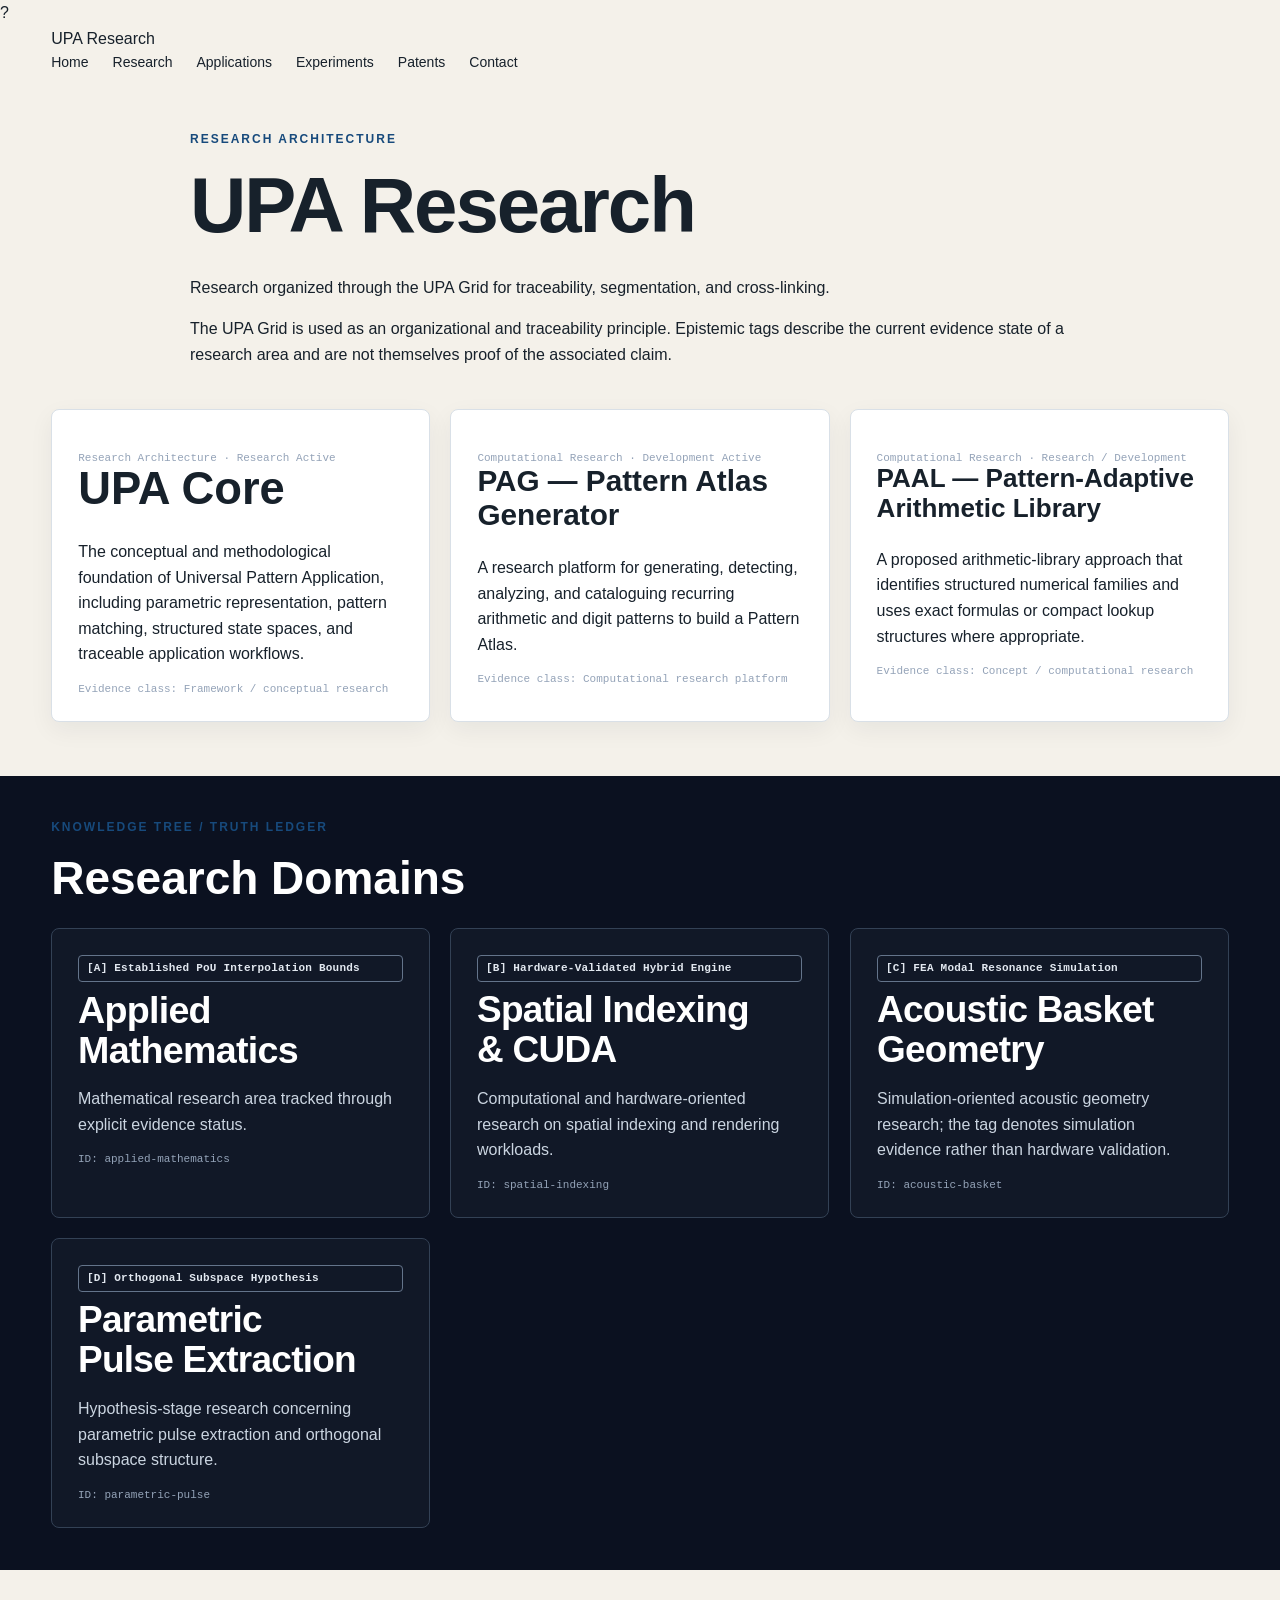
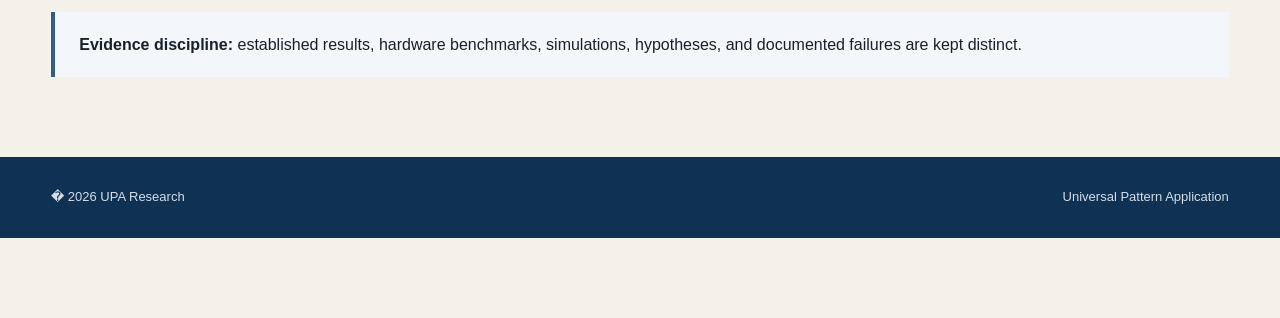
<file: research/index.html>
?<!DOCTYPE html>
<html lang="en">
<head>
<meta charset="UTF-8">
<meta name="viewport" content="width=device-width, initial-scale=1.0">
<meta name="description" content="UPA Research �?" research architecture and epistemic knowledge tree.">
<title>Research �?" UPA Research</title>
<link rel="stylesheet" href="../css/style.css">
<style>
.research-page{padding:56px 0 80px}.research-intro{max-width:900px;margin-bottom:42px}
.research-grid,.domain-grid{display:grid;grid-template-columns:repeat(auto-fit,minmax(280px,1fr));gap:20px}
.research-card,.domain-card{border-radius:8px;padding:26px}.research-card{background:#fff;border:1px solid #d9e0e7;box-shadow:0 8px 24px rgba(15,35,55,.06)}
.domain-section{margin-top:54px;background:#0b1120;padding:42px 0}.domain-section .container{color:#fff}
.domain-card{background:#111827;border:1px solid #334155}.domain-card h2{color:#fff;margin:8px 0 12px}.domain-card p{color:#cbd5e1}
.epistemic-tag{display:inline-block;font:600 11px ui-monospace,SFMono-Regular,Consolas,monospace;letter-spacing:.02em;color:#e2e8f0;border:1px solid #64748b;border-radius:4px;padding:6px 8px}
.metric{font:11px ui-monospace,SFMono-Regular,Consolas,monospace;color:#94a3b8;margin-top:16px}
.research-note{margin-top:42px;padding:20px 24px;border-left:4px solid #2f5f86;background:#f4f7fa}
</style>


<style id="upa-adaptive-typography">
/* UPA adaptive typography v1.3 */

.domain-card {
    container-type: inline-size;
    min-width: 0;
    overflow: hidden;
}

.domain-card h2 {
    /* Start from a readable size; JS selects the largest fitting size. */
    font-size: 38px;
    line-height: 1.06;
    letter-spacing: -0.02em;
    text-wrap: balance;
    min-width: 0;
    max-width: 100%;
    margin-left: 0;
    margin-right: 0;
}

.domain-card .epistemic-tag {
    display: block;
    width: 100%;
    max-width: 100%;
    white-space: normal;
    overflow-wrap: anywhere;
    line-height: 1.15;
}

@media (max-width: 800px) {
    .domain-card h2 {
        font-size: 36px;
    }
}
</style>
<script src="../js/responsive.js" defer></script>
</head>
<body>
<header><div class="container"><a class="brand" href="../index.html">UPA Research</a><nav>
<a href="../index.html">Home</a><a href="index.html" aria-current="page">Research</a><a href="../applications/">Applications</a><a href="../experiments/">Experiments</a><a href="../patents/">Patents</a><a href="../index.html#contact">Contact</a>
</nav></div></header>
<main class="research-page">
<div class="container research-intro">
<p class="eyebrow">RESEARCH ARCHITECTURE</p><h1>UPA Research</h1><p id="research-description"></p>
<p>The UPA Grid is used as an organizational and traceability principle. Epistemic tags describe the current evidence state of a research area and are not themselves proof of the associated claim.</p>
</div>
<div class="container"><div id="research-grid" class="research-grid"></div></div>
<section class="domain-section"><div class="container">
<p class="eyebrow">KNOWLEDGE TREE / TRUTH LEDGER</p><h2>Research Domains</h2>
<div id="domain-grid" class="domain-grid"></div>
</div></section>
<div class="container"><div class="research-note"><strong>Evidence discipline:</strong> established results, hardware benchmarks, simulations, hypotheses, and documented failures are kept distinct.</div></div>
</main>
<footer><div class="container footer-content"><span>� 2026 UPA Research</span><span>Universal Pattern Application</span></div></footer>
<script>
fetch("../data/research.json",{cache:"no-store"}).then(r=>{if(!r.ok)throw Error();return r.json()}).then(data=>{
document.getElementById("research-description").textContent=data.description||"";
const grid=document.getElementById("research-grid");
(data.projects||[]).forEach(project=>{const c=document.createElement("article");c.className="research-card";c.innerHTML=`<div class="metric">${project.category||""} · ${project.status||""}</div><h2>${project.name}</h2><p>${project.summary}</p><div class="metric">Evidence class: ${project.evidence}</div>`;grid.appendChild(c)});
const domains=document.getElementById("domain-grid");
(data.research_domains||[]).forEach(d=>{const c=document.createElement("article");c.className="domain-card";c.innerHTML=`<span class="epistemic-tag">${d.tag}</span><h2>${d.name}</h2><p>${d.description}</p><div class="metric">ID: ${d.id}</div>`;domains.appendChild(c)});
}).catch(()=>{document.getElementById("research-grid").innerHTML="<p>Research data is temporarily unavailable.</p>"});
</script>


<script id="upa-adaptive-typography-script">
// UPA adaptive typography v1.3
// Select the largest readable heading size that fits each individual tile.

(function () {
    const MIN_FONT = 22;
    const MAX_FONT = 38;
    const MAX_LINES = 3;

    function fits(element, fontSize) {
        element.style.fontSize = fontSize + "px";
        element.style.lineHeight = "1.06";
        element.style.letterSpacing = "-0.02em";

        const lineHeight = fontSize * 1.06;
        const maxHeight = lineHeight * MAX_LINES + 4;

        return element.scrollHeight <= maxHeight &&
               element.scrollWidth <= element.clientWidth + 1;
    }

    function fitHeading(element) {
        // Binary search independently for this title.
        let low = MIN_FONT;
        let high = MAX_FONT;
        let best = MIN_FONT;

        for (let i = 0; i < 10; i++) {
            const mid = (low + high) / 2;

            if (fits(element, mid)) {
                best = mid;
                low = mid;
            } else {
                high = mid;
            }
        }

        element.style.fontSize = best.toFixed(2) + "px";
        element.style.lineHeight = "1.06";
        element.style.letterSpacing = "-0.02em";
    }

    function fitAllDomainHeadings() {
        document.querySelectorAll(".domain-card h2").forEach(function (element) {
            element.style.fontSize = MAX_FONT + "px";
            fitHeading(element);
        });
    }

    let resizeTimer;

    function scheduleFit() {
        clearTimeout(resizeTimer);
        resizeTimer = setTimeout(fitAllDomainHeadings, 50);
    }

    window.addEventListener("load", fitAllDomainHeadings);
    window.addEventListener("resize", scheduleFit);
    window.addEventListener("orientationchange", scheduleFit);

    const grid = document.getElementById("domain-grid");

    if (grid) {
        const observer = new MutationObserver(function () {
            requestAnimationFrame(fitAllDomainHeadings);
        });

        observer.observe(grid, {
            childList: true,
            subtree: true
        });
    }
})();
</script>
</body>
</html>
</file>
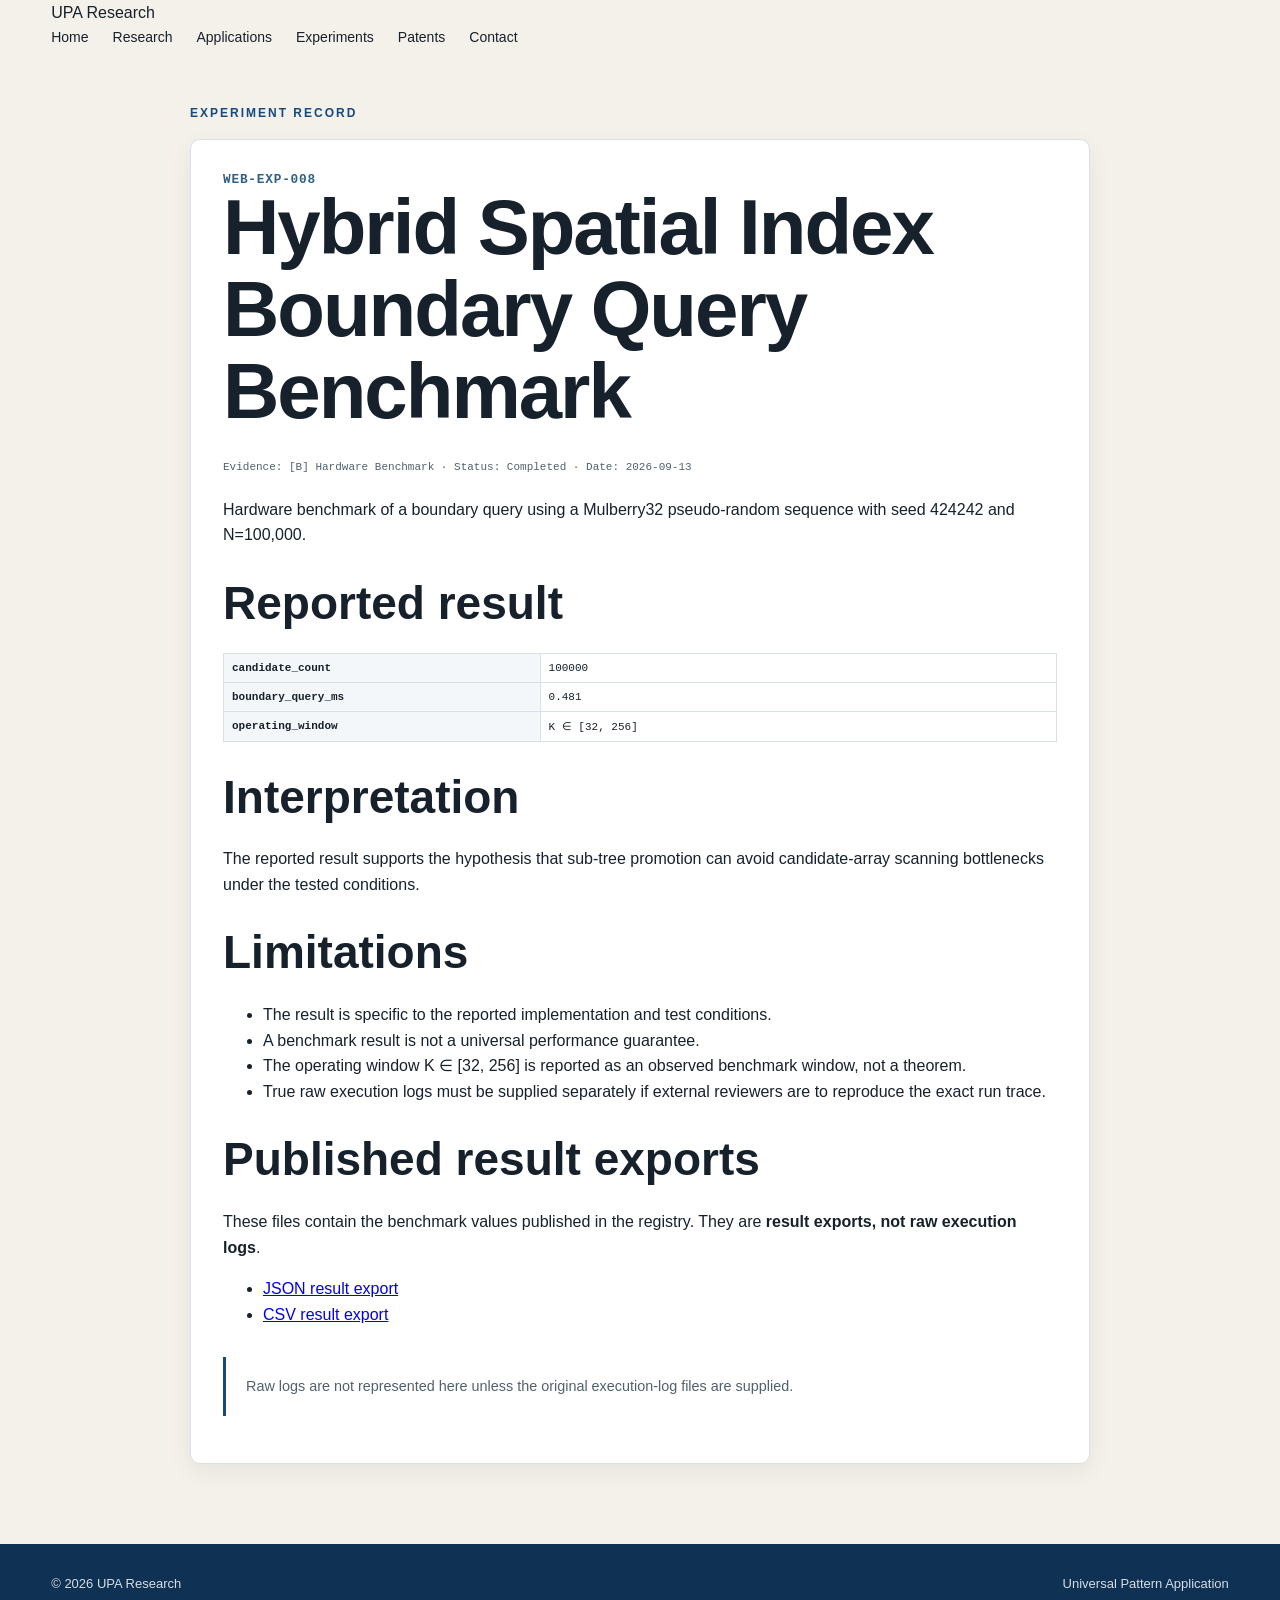
<file: experiments/WEB-EXP-008.html>
<!DOCTYPE html>
<html lang="en">
<head>
<meta charset="UTF-8">
<meta name="viewport" content="width=device-width, initial-scale=1.0">
<meta name="description" content="Hybrid Spatial Index Boundary Query Benchmark — UPA Research experiment record.">
<title>WEB-EXP-008 — UPA Research</title>
<link rel="stylesheet" href="../css/style.css">
<style>
.experiment-detail{padding:56px 0 80px}.experiment-detail .container{max-width:900px}
.experiment-card{background:#fff;border:1px solid #d9e0e7;border-radius:10px;padding:32px;box-shadow:0 8px 24px rgba(15,35,55,.06)}
.experiment-id{font:600 .8rem ui-monospace,SFMono-Regular,Consolas,monospace;letter-spacing:.06em;color:#2f5f86}
.experiment-meta{font:11px ui-monospace,SFMono-Regular,Consolas,monospace;color:#52606d;margin:14px 0 24px}
.metric-table{width:100%;border-collapse:collapse;margin:14px 0 22px;font:11px ui-monospace,SFMono-Regular,Consolas,monospace}
.metric-table th,.metric-table td{border:1px solid #d9e0e7;padding:8px;text-align:left}.metric-table th{width:38%;background:#f4f7fa}
.falsification-warning{margin:24px 0;padding:16px 18px;border-left:4px solid #8a4b08;background:#fff7ed}
section{margin-top:30px}.note{color:#52606d;font-size:.9rem}
</style>
<script src="../js/responsive.js" defer></script>
</head>
<body>
<header><div class="container"><a class="brand" href="../index.html">UPA Research</a><nav>
<a href="../index.html">Home</a><a href="../research/">Research</a><a href="../applications/">Applications</a><a href="../experiments/">Experiments</a><a href="../patents/">Patents</a><a href="../index.html#contact">Contact</a>
</nav></div></header>
<main class="experiment-detail"><div class="container">
<p class="eyebrow">EXPERIMENT RECORD</p>
<div class="experiment-card">
<div class="experiment-id">WEB-EXP-008</div>
<h1>Hybrid Spatial Index Boundary Query Benchmark</h1>
<div class="experiment-meta">Evidence: [B] Hardware Benchmark · Status: Completed · Date: 2026-09-13</div>
<p>Hardware benchmark of a boundary query using a Mulberry32 pseudo-random sequence with seed 424242 and N=100,000.</p>

<section><h2>Reported result</h2><table class="metric-table"><tr><th>candidate_count</th><td>100000</td></tr>
<tr><th>boundary_query_ms</th><td>0.481</td></tr>
<tr><th>operating_window</th><td>K ∈ [32, 256]</td></tr></table></section>
<section><h2>Interpretation</h2><p>The reported result supports the hypothesis that sub-tree promotion can avoid candidate-array scanning bottlenecks under the tested conditions.</p></section>
<section><h2>Limitations</h2><ul><li>The result is specific to the reported implementation and test conditions.</li>
<li>A benchmark result is not a universal performance guarantee.</li>
<li>The operating window K ∈ [32, 256] is reported as an observed benchmark window, not a theorem.</li>
<li>True raw execution logs must be supplied separately if external reviewers are to reproduce the exact run trace.</li></ul></section>
<section>
<h2>Published result exports</h2>
<p>These files contain the benchmark values published in the registry. They are <strong>result exports, not raw execution logs</strong>.</p>
<ul>
<li><a href="../data/benchmarks/WEB-EXP-008.json">JSON result export</a></li>
<li><a href="../data/benchmarks/WEB-EXP-008.csv">CSV result export</a></li>
</ul>
<p class="note">Raw logs are not represented here unless the original execution-log files are supplied.</p>
</section>
</div></div></main>
<footer><div class="container footer-content"><span>© 2026 UPA Research</span><span>Universal Pattern Application</span></div></footer>
</body></html>
</file>
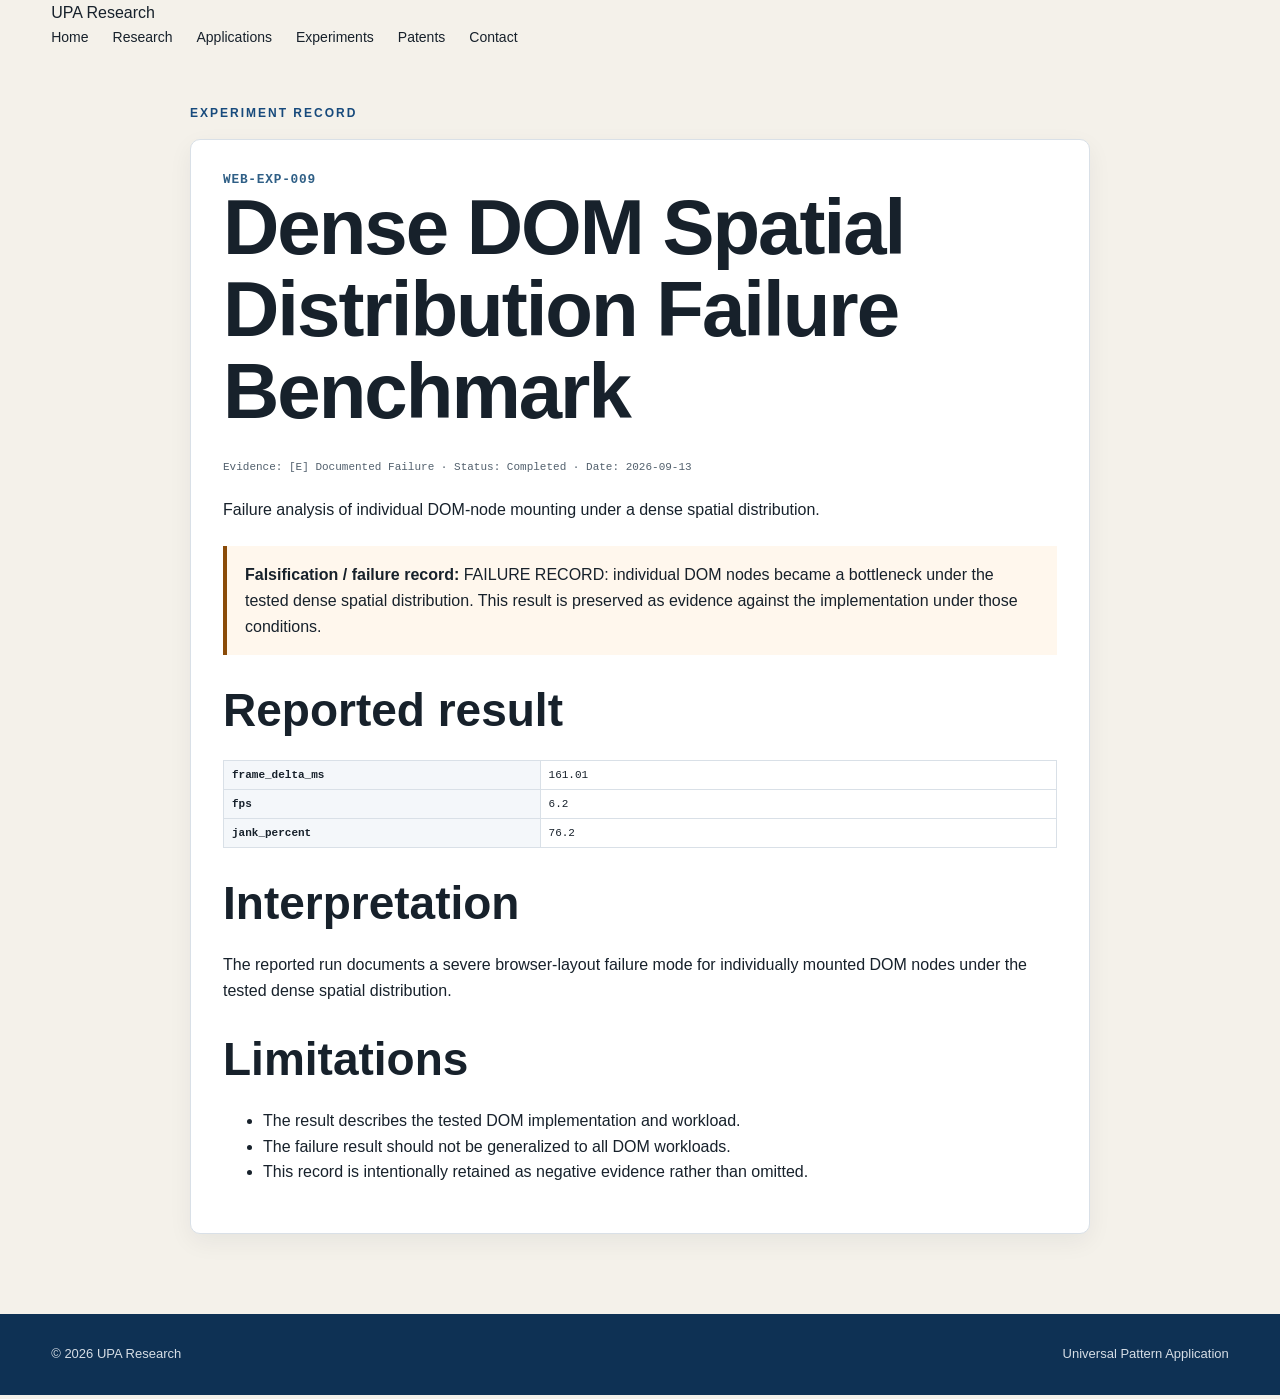
<file: experiments/WEB-EXP-009.html>
<!DOCTYPE html>
<html lang="en">
<head>
<meta charset="UTF-8">
<meta name="viewport" content="width=device-width, initial-scale=1.0">
<meta name="description" content="Dense DOM Spatial Distribution Failure Benchmark — UPA Research experiment record.">
<title>WEB-EXP-009 — UPA Research</title>
<link rel="stylesheet" href="../css/style.css">
<style>
.experiment-detail{padding:56px 0 80px}.experiment-detail .container{max-width:900px}
.experiment-card{background:#fff;border:1px solid #d9e0e7;border-radius:10px;padding:32px;box-shadow:0 8px 24px rgba(15,35,55,.06)}
.experiment-id{font:600 .8rem ui-monospace,SFMono-Regular,Consolas,monospace;letter-spacing:.06em;color:#2f5f86}
.experiment-meta{font:11px ui-monospace,SFMono-Regular,Consolas,monospace;color:#52606d;margin:14px 0 24px}
.metric-table{width:100%;border-collapse:collapse;margin:14px 0 22px;font:11px ui-monospace,SFMono-Regular,Consolas,monospace}
.metric-table th,.metric-table td{border:1px solid #d9e0e7;padding:8px;text-align:left}.metric-table th{width:38%;background:#f4f7fa}
.falsification-warning{margin:24px 0;padding:16px 18px;border-left:4px solid #8a4b08;background:#fff7ed}
section{margin-top:30px}.note{color:#52606d;font-size:.9rem}
</style>
<script src="../js/responsive.js" defer></script>
</head>
<body>
<header><div class="container"><a class="brand" href="../index.html">UPA Research</a><nav>
<a href="../index.html">Home</a><a href="../research/">Research</a><a href="../applications/">Applications</a><a href="../experiments/">Experiments</a><a href="../patents/">Patents</a><a href="../index.html#contact">Contact</a>
</nav></div></header>
<main class="experiment-detail"><div class="container">
<p class="eyebrow">EXPERIMENT RECORD</p>
<div class="experiment-card">
<div class="experiment-id">WEB-EXP-009</div>
<h1>Dense DOM Spatial Distribution Failure Benchmark</h1>
<div class="experiment-meta">Evidence: [E] Documented Failure · Status: Completed · Date: 2026-09-13</div>
<p>Failure analysis of individual DOM-node mounting under a dense spatial distribution.</p>
<div class="falsification-warning"><strong>Falsification / failure record:</strong> FAILURE RECORD: individual DOM nodes became a bottleneck under the tested dense spatial distribution. This result is preserved as evidence against the implementation under those conditions.</div>
<section><h2>Reported result</h2><table class="metric-table"><tr><th>frame_delta_ms</th><td>161.01</td></tr>
<tr><th>fps</th><td>6.2</td></tr>
<tr><th>jank_percent</th><td>76.2</td></tr></table></section>
<section><h2>Interpretation</h2><p>The reported run documents a severe browser-layout failure mode for individually mounted DOM nodes under the tested dense spatial distribution.</p></section>
<section><h2>Limitations</h2><ul><li>The result describes the tested DOM implementation and workload.</li>
<li>The failure result should not be generalized to all DOM workloads.</li>
<li>This record is intentionally retained as negative evidence rather than omitted.</li></ul></section>

</div></div></main>
<footer><div class="container footer-content"><span>© 2026 UPA Research</span><span>Universal Pattern Application</span></div></footer>
</body></html>
</file>
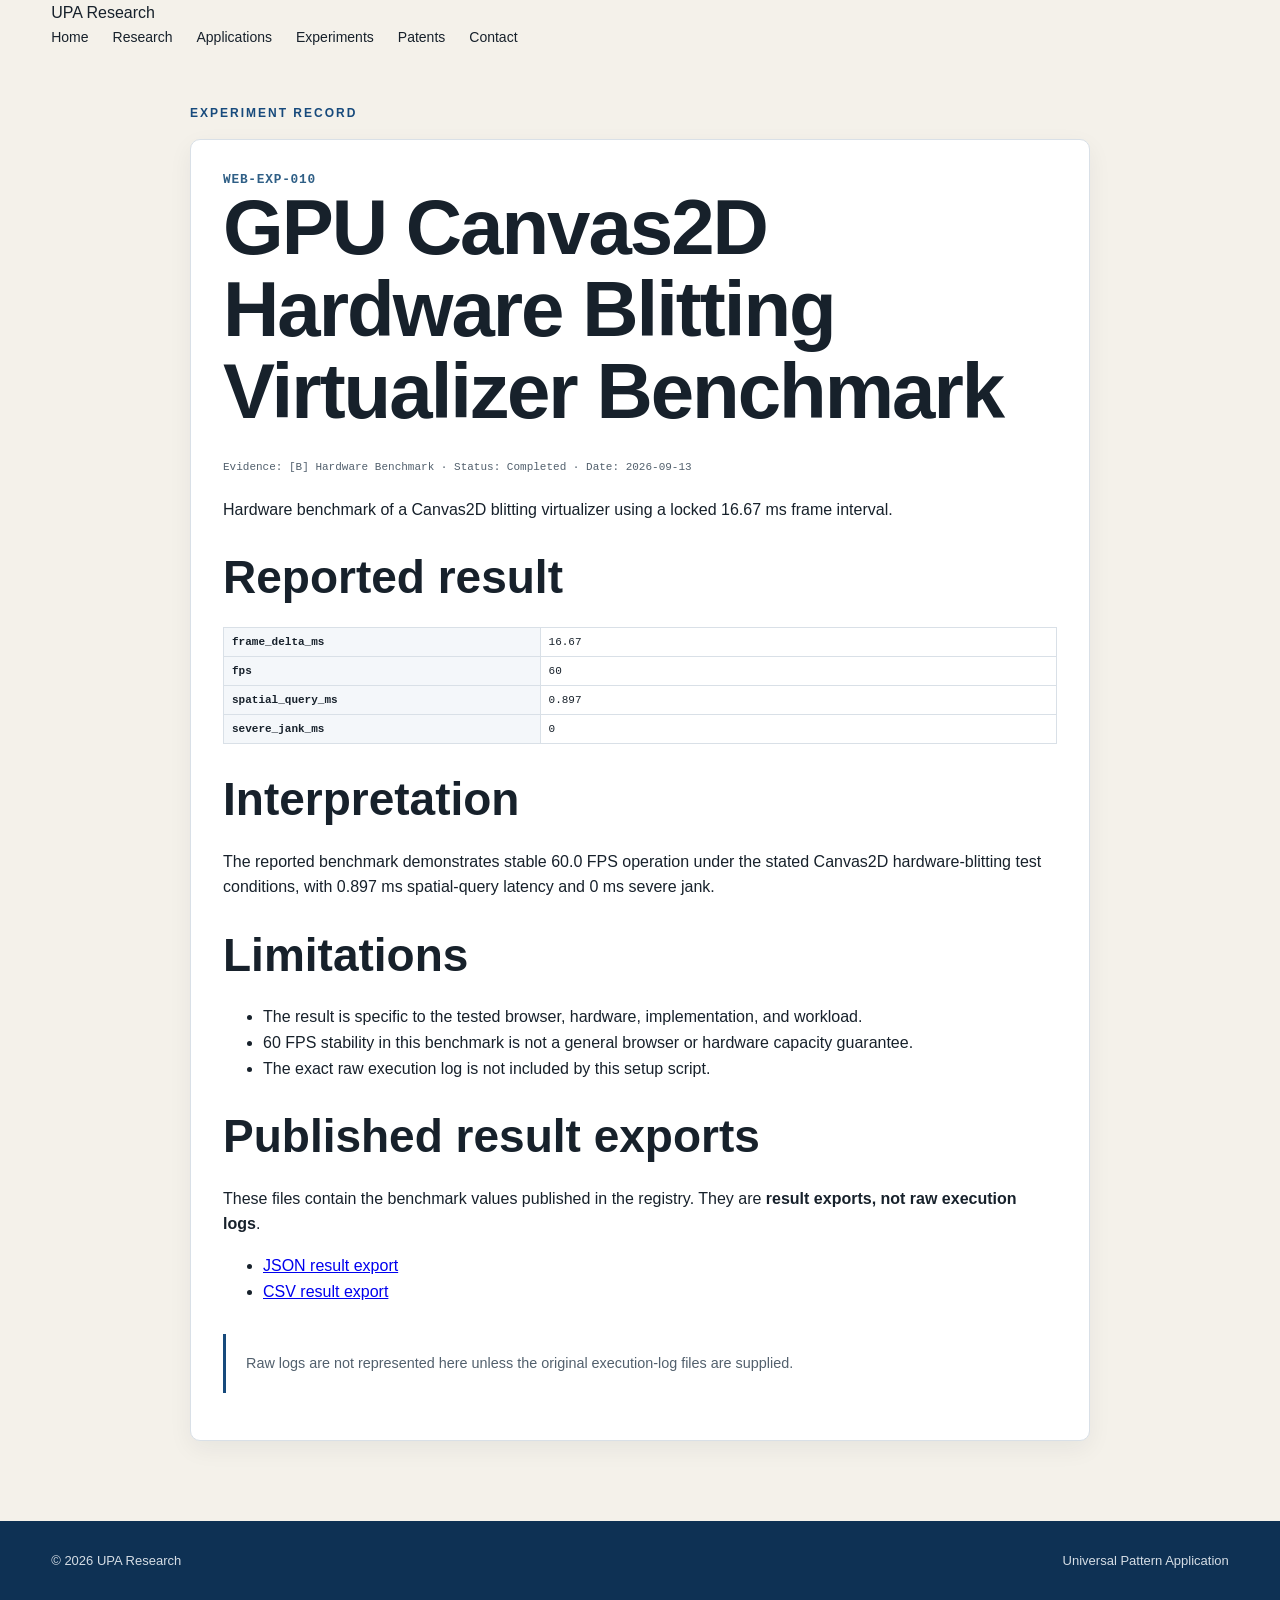
<file: experiments/WEB-EXP-010.html>
<!DOCTYPE html>
<html lang="en">
<head>
<meta charset="UTF-8">
<meta name="viewport" content="width=device-width, initial-scale=1.0">
<meta name="description" content="GPU Canvas2D Hardware Blitting Virtualizer Benchmark — UPA Research experiment record.">
<title>WEB-EXP-010 — UPA Research</title>
<link rel="stylesheet" href="../css/style.css">
<style>
.experiment-detail{padding:56px 0 80px}.experiment-detail .container{max-width:900px}
.experiment-card{background:#fff;border:1px solid #d9e0e7;border-radius:10px;padding:32px;box-shadow:0 8px 24px rgba(15,35,55,.06)}
.experiment-id{font:600 .8rem ui-monospace,SFMono-Regular,Consolas,monospace;letter-spacing:.06em;color:#2f5f86}
.experiment-meta{font:11px ui-monospace,SFMono-Regular,Consolas,monospace;color:#52606d;margin:14px 0 24px}
.metric-table{width:100%;border-collapse:collapse;margin:14px 0 22px;font:11px ui-monospace,SFMono-Regular,Consolas,monospace}
.metric-table th,.metric-table td{border:1px solid #d9e0e7;padding:8px;text-align:left}.metric-table th{width:38%;background:#f4f7fa}
.falsification-warning{margin:24px 0;padding:16px 18px;border-left:4px solid #8a4b08;background:#fff7ed}
section{margin-top:30px}.note{color:#52606d;font-size:.9rem}
</style>
<script src="../js/responsive.js" defer></script>
</head>
<body>
<header><div class="container"><a class="brand" href="../index.html">UPA Research</a><nav>
<a href="../index.html">Home</a><a href="../research/">Research</a><a href="../applications/">Applications</a><a href="../experiments/">Experiments</a><a href="../patents/">Patents</a><a href="../index.html#contact">Contact</a>
</nav></div></header>
<main class="experiment-detail"><div class="container">
<p class="eyebrow">EXPERIMENT RECORD</p>
<div class="experiment-card">
<div class="experiment-id">WEB-EXP-010</div>
<h1>GPU Canvas2D Hardware Blitting Virtualizer Benchmark</h1>
<div class="experiment-meta">Evidence: [B] Hardware Benchmark · Status: Completed · Date: 2026-09-13</div>
<p>Hardware benchmark of a Canvas2D blitting virtualizer using a locked 16.67 ms frame interval.</p>

<section><h2>Reported result</h2><table class="metric-table"><tr><th>frame_delta_ms</th><td>16.67</td></tr>
<tr><th>fps</th><td>60</td></tr>
<tr><th>spatial_query_ms</th><td>0.897</td></tr>
<tr><th>severe_jank_ms</th><td>0</td></tr></table></section>
<section><h2>Interpretation</h2><p>The reported benchmark demonstrates stable 60.0 FPS operation under the stated Canvas2D hardware-blitting test conditions, with 0.897 ms spatial-query latency and 0 ms severe jank.</p></section>
<section><h2>Limitations</h2><ul><li>The result is specific to the tested browser, hardware, implementation, and workload.</li>
<li>60 FPS stability in this benchmark is not a general browser or hardware capacity guarantee.</li>
<li>The exact raw execution log is not included by this setup script.</li></ul></section>
<section>
<h2>Published result exports</h2>
<p>These files contain the benchmark values published in the registry. They are <strong>result exports, not raw execution logs</strong>.</p>
<ul>
<li><a href="../data/benchmarks/WEB-EXP-010.json">JSON result export</a></li>
<li><a href="../data/benchmarks/WEB-EXP-010.csv">CSV result export</a></li>
</ul>
<p class="note">Raw logs are not represented here unless the original execution-log files are supplied.</p>
</section>
</div></div></main>
<footer><div class="container footer-content"><span>© 2026 UPA Research</span><span>Universal Pattern Application</span></div></footer>
</body></html>
</file>
<file: css/style.css>
:root {
    --background: #f4f1ea;
    --surface: #ffffff;
    --surface-alt: #e9edf2;

    --text: #17212b;
    --text-soft: #465568;
    --muted: #687586;

    --border: #d4d9df;

    --accent: #174a7c;
    --accent-dark: #0e3154;
    --accent-light: #dce8f2;

    --max-width: 1180px;
}

* {
    box-sizing: border-box;
}

html {
    scroll-behavior: smooth;
}

body {
    margin: 0;
    font-family: Arial, Helvetica, sans-serif;
    background: var(--background);
    color: var(--text);
    line-height: 1.6;
}

/* ---------- Layout ---------- */

.container {
    width: min(92%, var(--max-width));
    margin: 0 auto;
}

/* ---------- Header ---------- */

.site-header {
    background: rgba(255, 255, 255, 0.97);
    border-bottom: 1px solid var(--border);
    position: sticky;
    top: 0;
    z-index: 100;
}

.nav-container {
    min-height: 76px;
    display: flex;
    align-items: center;
    justify-content: space-between;
    gap: 30px;
}

.brand {
    display: flex;
    align-items: center;
    gap: 12px;
    color: var(--text);
    text-decoration: none;
}

.brand-mark {
    display: grid;
    place-items: center;
    width: 44px;
    height: 44px;

    background: var(--accent);
    color: white;

    border: 2px solid var(--accent);

    font-weight: 700;
    letter-spacing: 1px;
}

.brand strong,
.brand small {
    display: block;
}

.brand small {
    color: var(--muted);
    font-size: 11px;
    margin-top: 2px;
}

nav {
    display: flex;
    gap: 24px;
}

nav a {
    color: var(--text);
    text-decoration: none;
    font-size: 14px;
}

nav a:hover {
    color: var(--accent);
}

/* ---------- Hero ---------- */

.hero {
    padding: 120px 0 110px;

    background:
        linear-gradient(
            135deg,
            #ffffff 0%,
            #f8f7f3 55%,
            #e9eef3 100%
        );

    border-bottom: 1px solid var(--border);
}

.hero-content {
    max-width: 900px;
}

.eyebrow {
    color: var(--accent);
    font-size: 12px;
    font-weight: 700;
    letter-spacing: 2px;
    margin: 0 0 16px;
}

h1 {
    font-size: clamp(42px, 7vw, 78px);
    line-height: 1.05;
    margin: 0 0 28px;
    letter-spacing: -2px;
}

.hero-text {
    max-width: 720px;
    font-size: 20px;
    color: var(--text-soft);
}

.hero-actions {
    display: flex;
    gap: 14px;
    margin-top: 34px;
    flex-wrap: wrap;
}

/* ---------- Buttons ---------- */

.button {
    display: inline-block;
    padding: 13px 20px;
    text-decoration: none;
    font-weight: 700;

    border: 1px solid var(--accent);

    transition:
        background 0.2s ease,
        color 0.2s ease,
        transform 0.2s ease;
}

.button:hover {
    transform: translateY(-1px);
}

.button.primary {
    background: var(--accent);
    color: white;
}

.button.primary:hover {
    background: var(--accent-dark);
}

.button.secondary {
    color: var(--accent);
    background: transparent;
}

.button.secondary:hover {
    background: var(--accent-light);
}

/* ---------- Sections ---------- */

.section {
    padding: 100px 0;
}

.alternate {
    background: var(--surface-alt);
}

h2 {
    font-size: clamp(30px, 4vw, 46px);
    line-height: 1.1;
    margin: 0 0 24px;
}

h3 {
    font-size: 21px;
    line-height: 1.3;
}

.section-intro {
    max-width: 720px;
    color: var(--text-soft);
    font-size: 18px;
    margin-bottom: 40px;
}

/* ---------- Research Cards ---------- */

.cards {
    display: grid;
    grid-template-columns: repeat(3, 1fr);
    gap: 20px;
}

.card {
    background: var(--surface);
    border: 1px solid var(--border);
    padding: 30px;

    transition:
        transform 0.2s ease,
        border-color 0.2s ease;
}

.card:hover {
    transform: translateY(-3px);
    border-color: #aebdca;
}

.card p {
    color: var(--muted);
}

/* ---------- Applications ---------- */

.application-grid {
    display: grid;
    grid-template-columns: repeat(3, 1fr);

    border-top: 1px solid var(--border);
    border-left: 1px solid var(--border);
}

.application-grid div {
    background: var(--surface);

    border-right: 1px solid var(--border);
    border-bottom: 1px solid var(--border);

    padding: 28px;

    font-weight: 700;
}

/* ---------- Experiment Status ---------- */

.status-grid {
    display: grid;
    grid-template-columns: repeat(3, 1fr);
    gap: 20px;
    margin-top: 35px;
}

.status {
    background: var(--surface);
    border: 1px solid var(--border);
    padding: 25px;
}

.status span,
.status strong {
    display: block;
}

.status span {
    color: var(--muted);
    margin-bottom: 8px;
}

.status strong {
    color: var(--accent-dark);
    font-size: 22px;
}

.note {
    margin-top: 30px;
    padding: 18px 20px;

    border-left: 3px solid var(--accent);

    background: var(--surface);
    color: var(--muted);
}

/* ---------- Patent ---------- */

.patent-card {
    max-width: 850px;

    background: var(--surface);
    border: 1px solid var(--border);

    padding: 35px;
}

.patent-status {
    display: inline-block;

    font-size: 11px;
    font-weight: 700;
    letter-spacing: 1.5px;

    color: var(--accent);

    border: 1px solid var(--accent);

    padding: 5px 9px;
}

/* ---------- Contact ---------- */

.contact-section {
    max-width: 700px;
}

/* ---------- Footer ---------- */

footer {
    background: var(--accent-dark);
    color: white;
    padding: 30px 0;
}

.footer-content {
    display: flex;
    justify-content: space-between;
    gap: 20px;

    color: #d5dde5;
    font-size: 13px;
}

/* ---------- Visitor Counter ---------- */

.visitor-counter {
    display: inline-flex;
    align-items: baseline;
    gap: 6px;
}

.visitor-counter strong {
    color: #ffffff;
    font-variant-numeric: tabular-nums;
}


.patent-program-grid {
    display: grid;
    gap: 24px;
}

.patent-program-link {
    margin-top: 28px;
}

/* ---------- UPA Final Responsive System v2 ---------- */

html,
body {
    overflow-x: hidden;
}

img,
video,
canvas,
svg {
    max-width: 100%;
}

.container {
    width: min(92%, var(--max-width));
    min-width: 0;
}

header > .container,
.nav-container,
header nav,
nav {
    min-width: 0;
    max-width: 100%;
}

.card,
.status,
.evidence-card,
.research-card,
.domain-card,
.record-card,
.patent-card,
.application-card {
    min-width: 0;
    max-width: 100%;
    box-sizing: border-box;
}

.card h1,
.card h2,
.card h3,
.card p,
.research-card h1,
.research-card h2,
.research-card h3,
.research-card p,
.domain-card h1,
.domain-card h2,
.domain-card h3,
.domain-card p,
.record-card h1,
.record-card h2,
.record-card h3,
.record-card p,
.patent-card h1,
.patent-card h2,
.patent-card h3,
.patent-card p,
.application-card h1,
.application-card h2,
.application-card h3,
.application-card p {
    min-width: 0;
    max-width: 100%;
    overflow-wrap: anywhere;
    word-break: normal;
}

.upa-fit-heading {
    max-width: 100%;
    overflow-wrap: anywhere;
    word-break: normal;
    hyphens: auto;
}

.cards,
.application-grid,
.status-grid,
.evidence-grid,
.research-grid,
.domain-grid {
    align-items: stretch;
}

.results-table-wrap {
    width: 100%;
    max-width: 100%;
    overflow-x: auto;
    -webkit-overflow-scrolling: touch;
}

.results-table {
    min-width: 0;
}

@media (max-width: 800px) {

    header {
        position: relative !important;
        top: auto !important;
        left: auto !important;
        right: auto !important;
    }

    .container,
    header > .container,
    .nav-container {
        width: min(100% - 28px, var(--max-width));
        min-width: 0;
    }

    header > .container,
    .nav-container {
        min-height: auto;
        padding: 14px 0;
        flex-direction: column;
        align-items: stretch;
        gap: 12px;
    }

    .brand {
        align-self: flex-start;
        min-width: 0;
    }

    header nav,
    nav {
        width: 100%;
        display: flex;
        flex-wrap: wrap;
        align-items: center;
        gap: 9px 14px;
    }

    nav a {
        max-width: 100%;
        overflow-wrap: anywhere;
        font-size: 13px;
    }

    .hero {
        padding: 56px 0 52px;
    }

    .hero-text {
        font-size: 17px;
    }

    .section {
        padding: 52px 0;
    }

    h1 {
        font-size: clamp(38px, 11vw, 58px);
        letter-spacing: -1.5px;
    }

    h2 {
        font-size: clamp(28px, 8vw, 42px);
    }

    .cards,
    .application-grid,
    .status-grid,
    .evidence-grid,
    .research-grid,
    .domain-grid {
        grid-template-columns: 1fr;
        width: 100%;
    }

    .card,
    .status,
    .evidence-card,
    .research-card,
    .domain-card,
    .record-card,
    .patent-card {
        padding: 20px;
    }

    .application-grid {
        border-right: 1px solid var(--border);
    }

    .application-grid div {
        min-width: 0;
        padding: 20px;
        overflow-wrap: anywhere;
    }

    .record-details {
        grid-template-columns: minmax(0, 1fr);
        gap: 5px 0;
    }

    .record-details dt {
        margin-top: 10px;
    }

    .record-details dd {
        padding-bottom: 4px;
    }

    .record-meta {
        gap: 8px 14px;
    }

    .results-table {
        min-width: 620px;
    }

    .results-table th,
    .results-table td {
        white-space: normal;
        word-break: break-word;
        padding: 8px;
    }

    footer .footer-content {
        width: min(100% - 28px, var(--max-width));
        flex-direction: column;
        align-items: flex-start;
        gap: 12px;
    }
}

@media (max-width: 420px) {

    .container,
    header > .container,
    .nav-container {
        width: calc(100% - 24px);
    }

    nav {
        gap: 8px 12px;
    }

    nav a {
        font-size: 13px;
    }

    .hero {
        padding-top: 48px;
    }

    .hero-actions {
        flex-direction: column;
        align-items: stretch;
    }

    .hero-actions .button {
        text-align: center;
    }

    .eyebrow {
        font-size: 10px;
        letter-spacing: 1.5px;
    }
}
</file>
